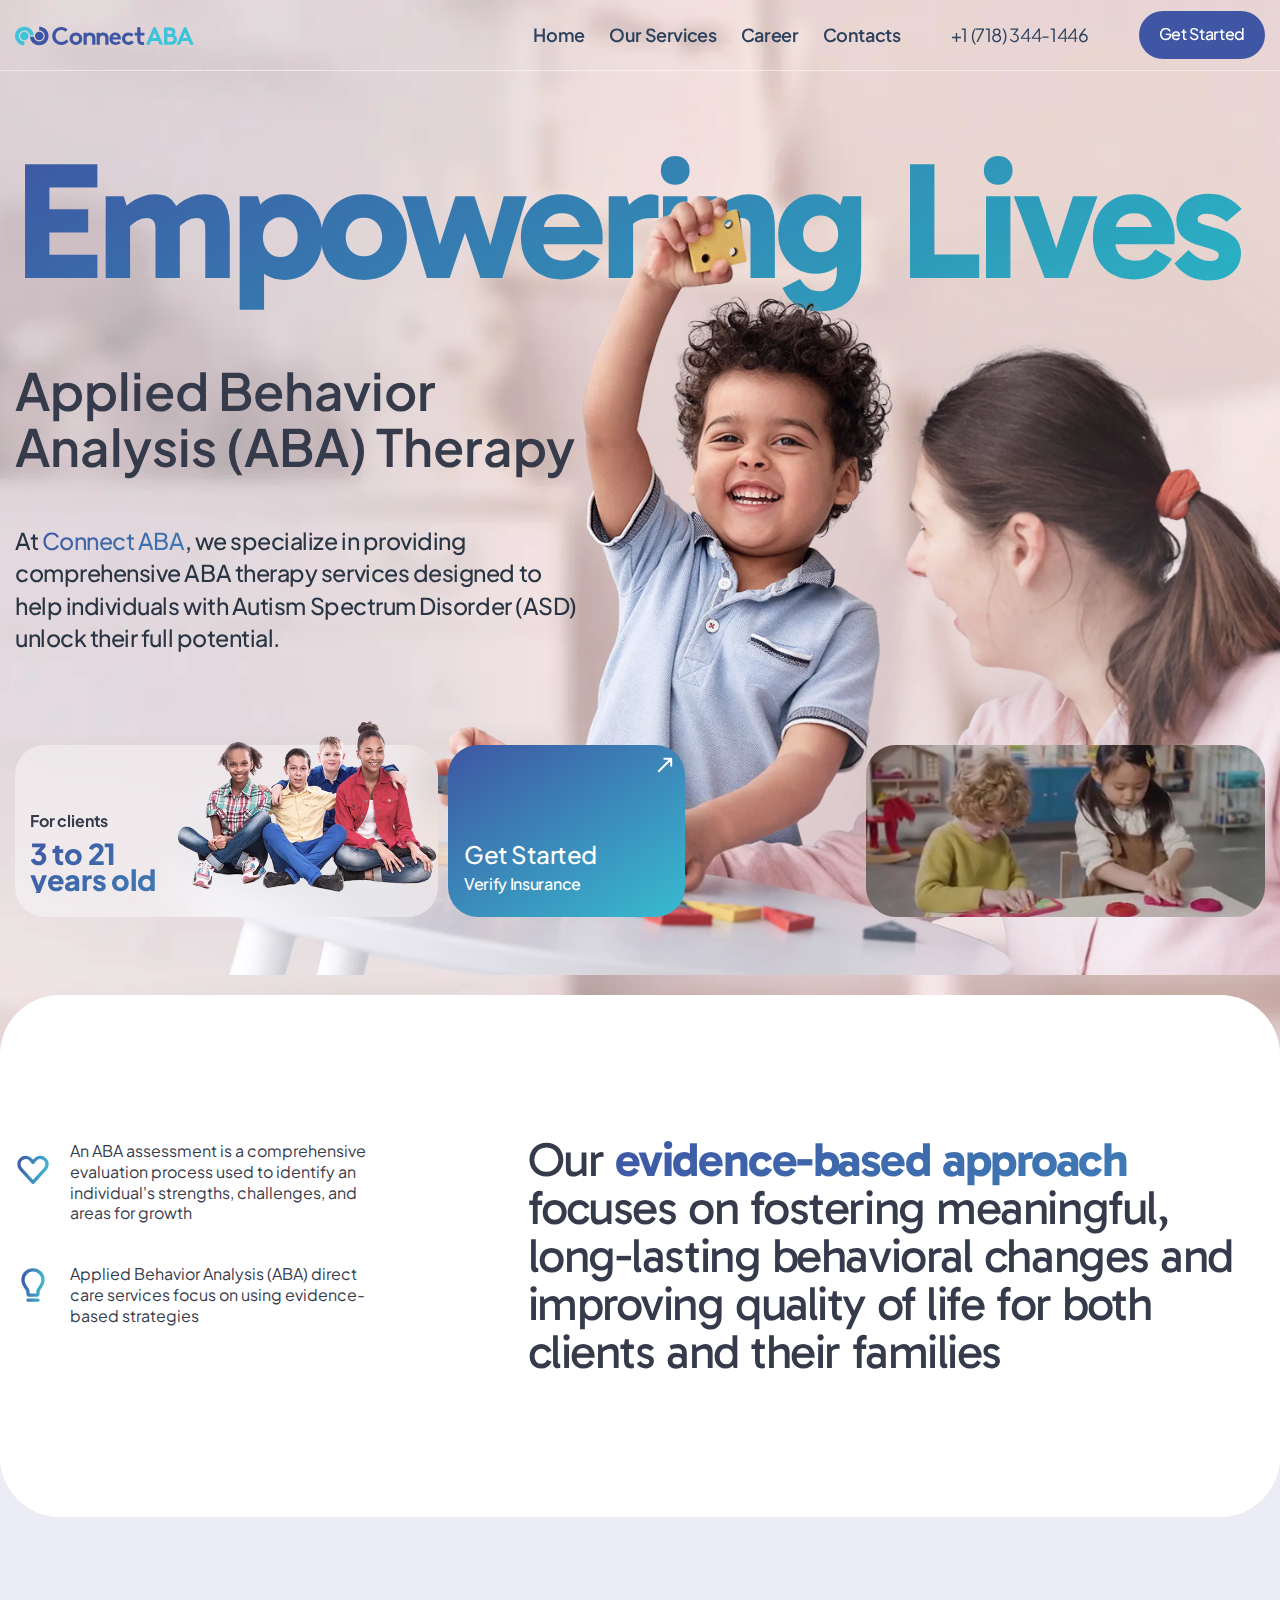
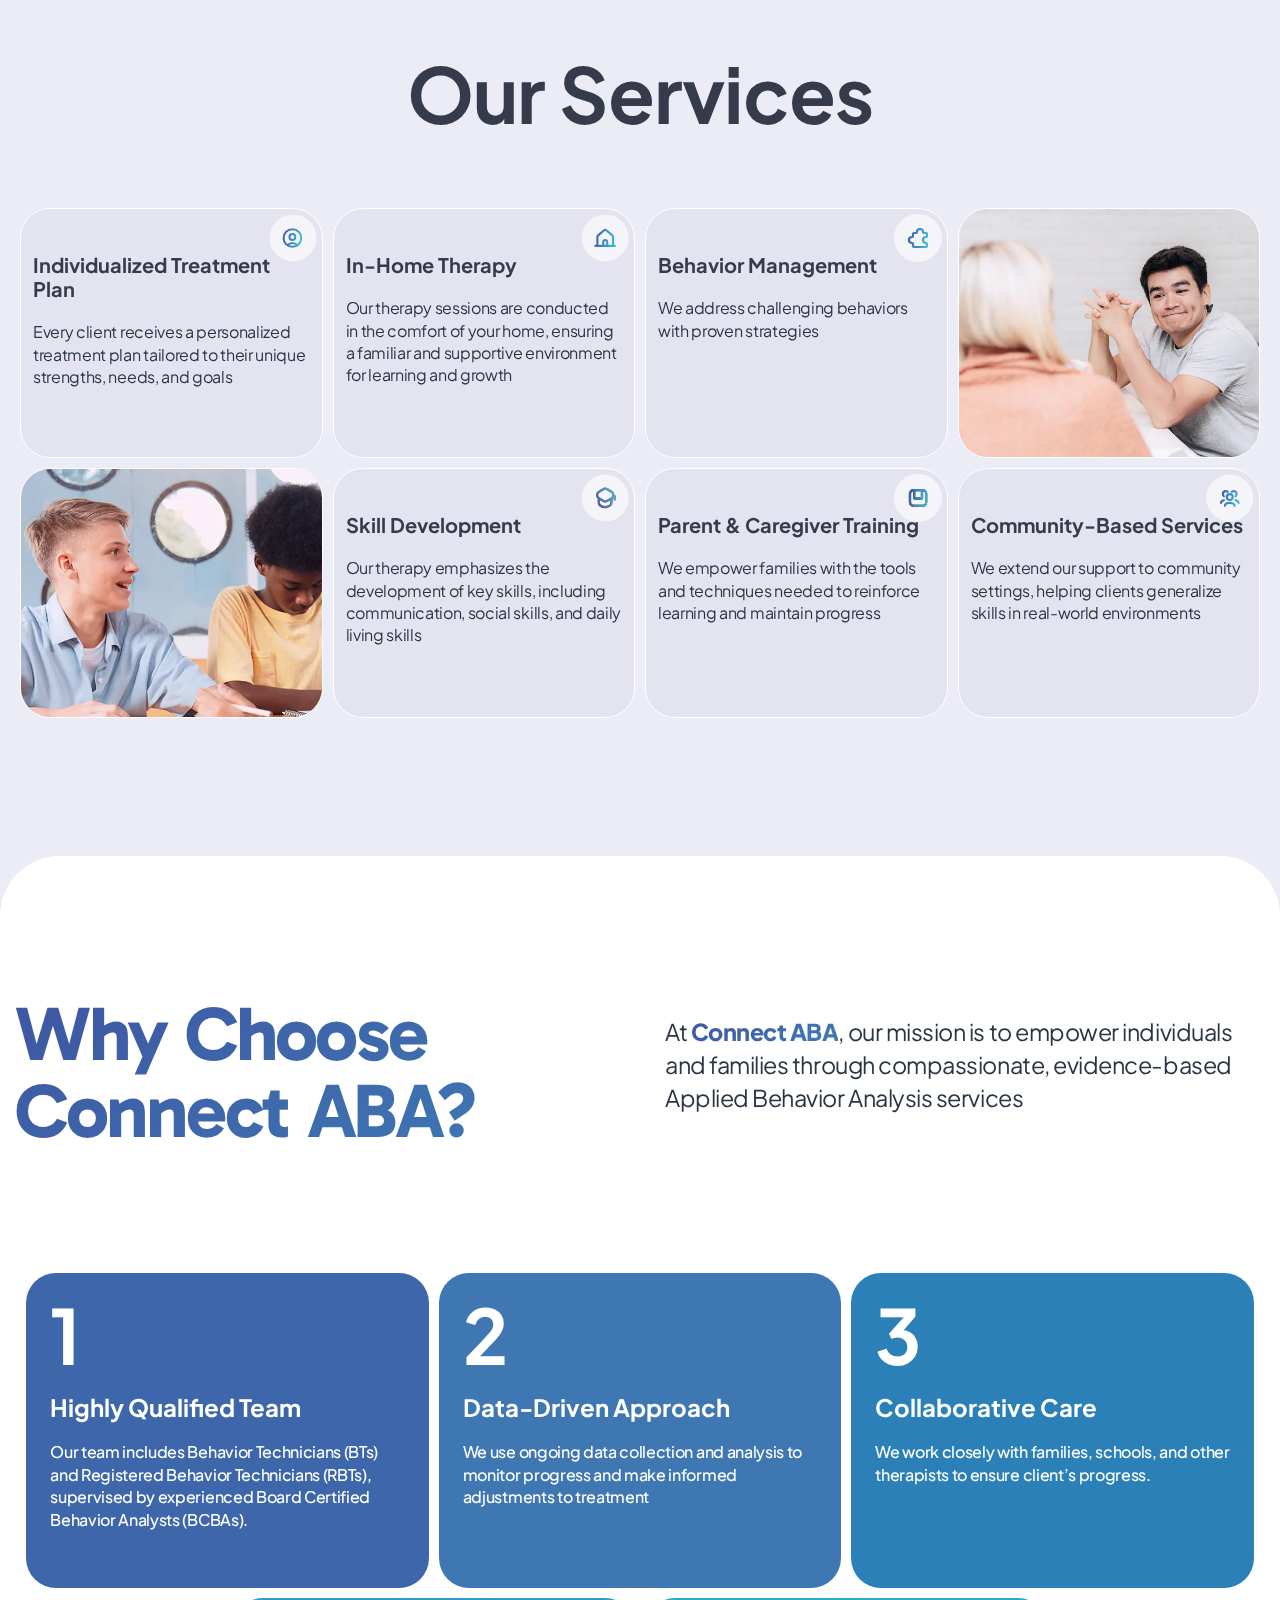
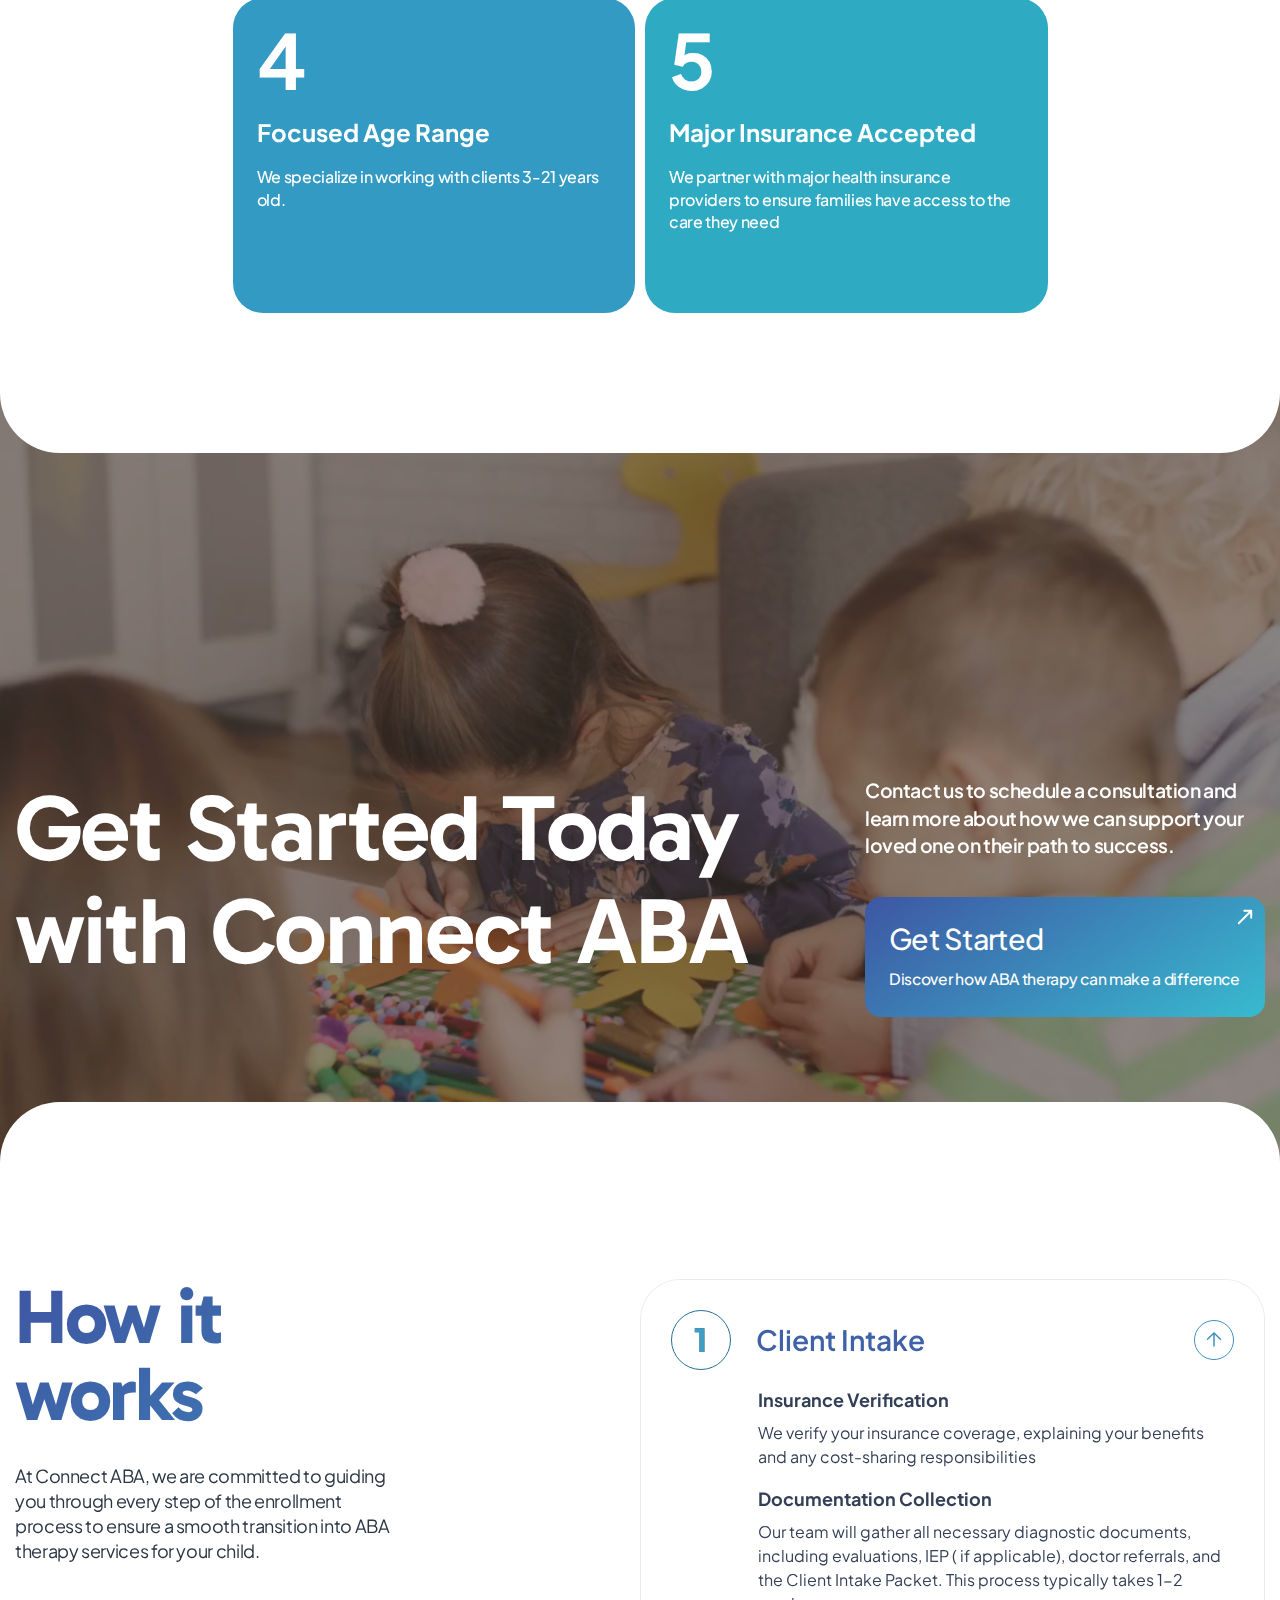
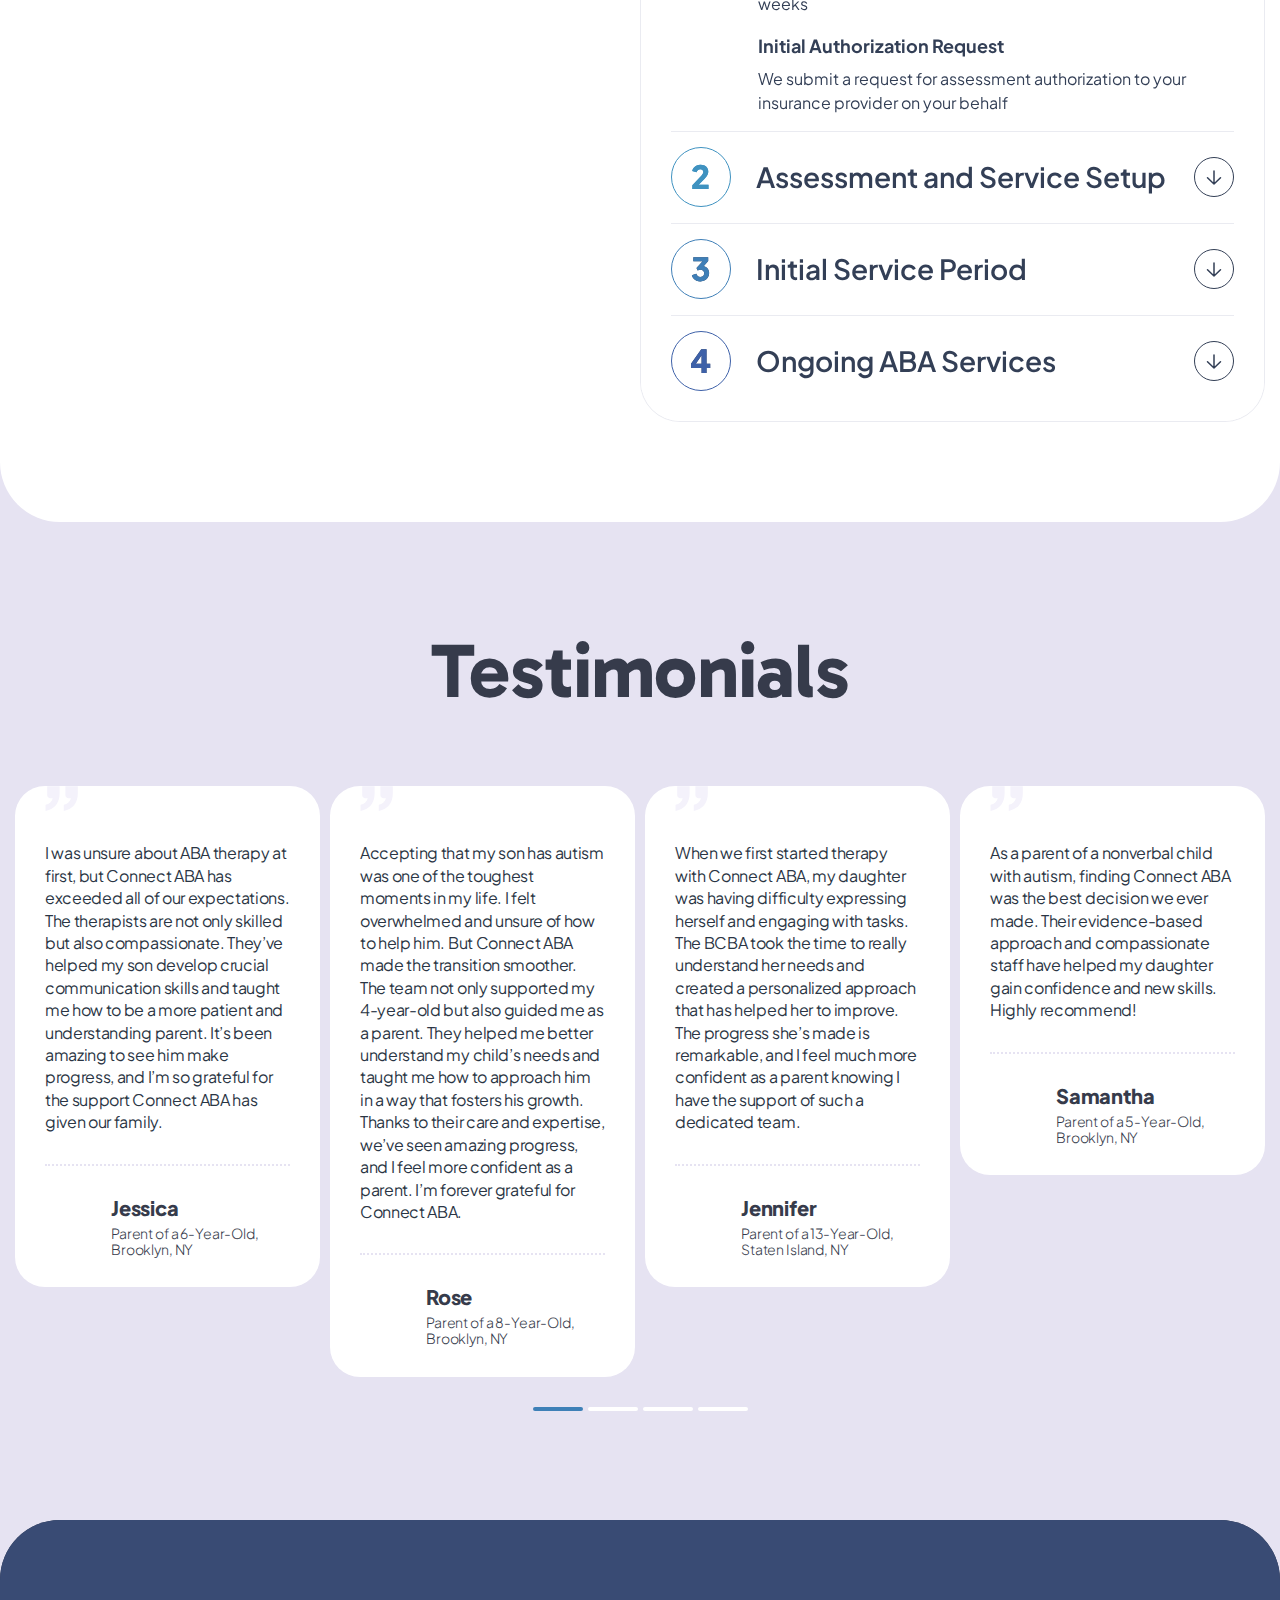
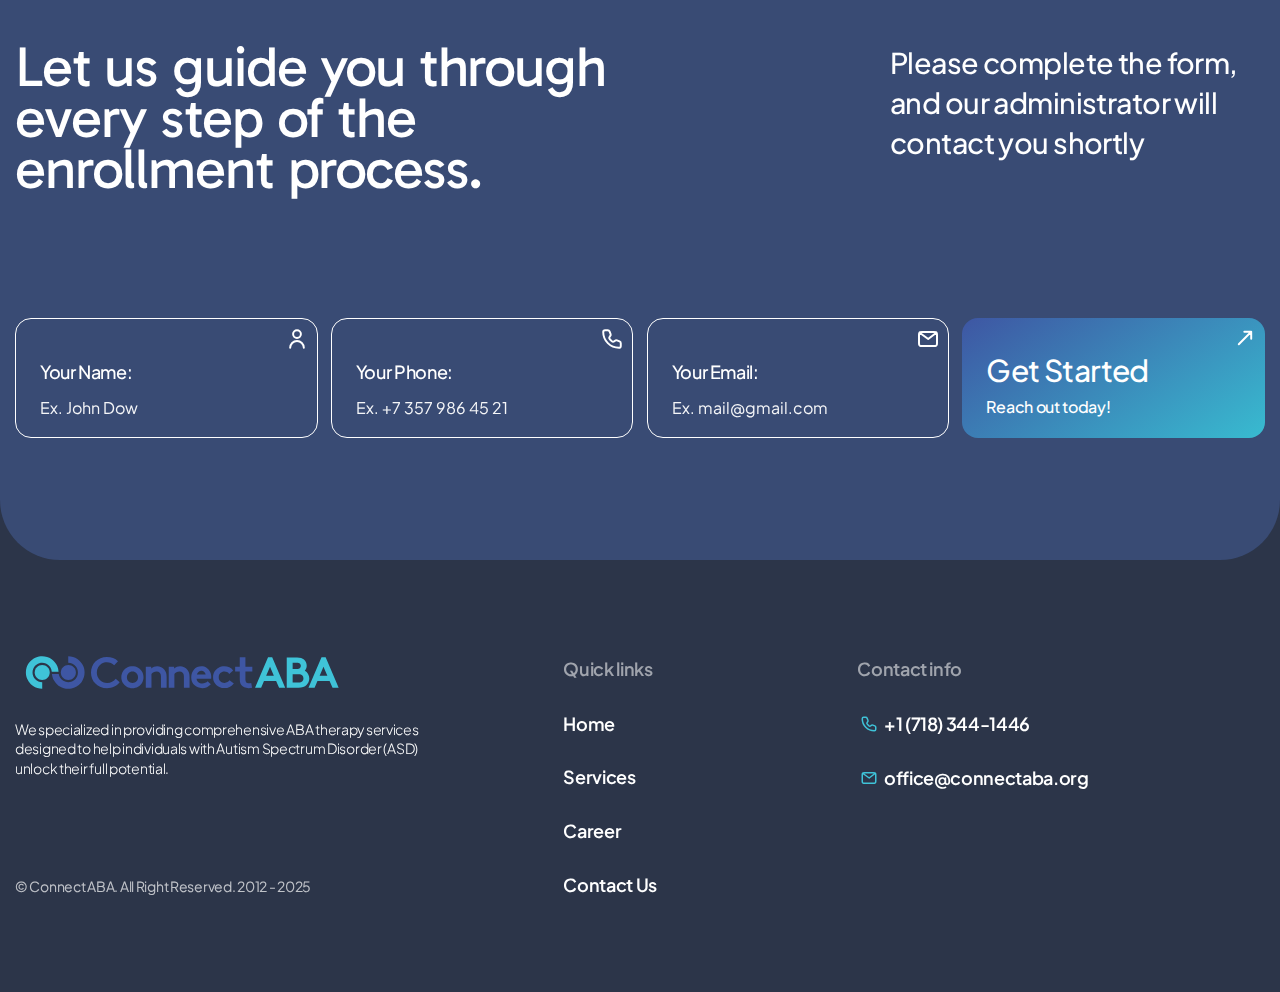
<file: index.html>
<!DOCTYPE html>
<html lang="en">

<head>
	<title>Home Page</title>
	<meta charset="UTF-8">
	<meta http-equiv="X-UA-Compatible" content="IE=edge">
	<meta name="format-detection" content="telephone=no">
	<link rel="stylesheet" href="css/style.min.css?_v=20250213101349">
	<link rel="shortcut icon" href="img/favicon.webp" type="image/x-icon">
	<link rel="icon" href="img/favicon.webp" type="image/x-icon">
	<meta name="robots" content="noindex, nofollow">
	<meta name="viewport" content="width=device-width, initial-scale=1.0, maximum-scale=1.5">

	<meta name="keywords" content="">
	<meta name="description" content="">
	<meta name="author" content="">
	<meta name="dcterms.dateCopyrighted" content="2025">
	<meta name="dcterms.rightsHolder" content="">
	<meta name="geo.placename" content="">
	<meta name="geo.region" content="en-us">
	<meta property="og:locale" content="en_US">
	<meta property="og:type" content="website">
	<meta name="twitter:card" content="summary">

</head>

<body>
	<div class="wrapper">
		<header data-scroll="50" class="header">
			<div class="header__container">
				<a href="index.html" style="width: 91px; height: 11px; display: block;" class="header__logo"><img src="img/logo.svg" alt="ConnectABA logo"></a>
				<div class="menu-header">
					<button type="button" class="menu-header__icon icon-menu" aria-label="Mobile menu button"><span></span></button>
					<nav class="menu-header__body">
						<a href="index.html" style="width: 191px; height: 20px; display: block;" class="logo-header-mobile"><img src="img/logo-white.svg" alt="ConnectABA logo"></a>
						<ul class="nav-menu">
							<li class="menu-item"><a href="index.html">Home</a></li>
							<li class="menu-item current-menu-item"><a href="our-services.html">Our Services</a></li>
							<li class="menu-item"><a href="career.html">Career</a></li>
							<li class="menu-item"><a href="contacts.html">Contacts</a></li>
						</ul>
						<a href="tel:+17183441446" class="menu-header__phone">+1 (718) 344-1446</a>
						<a href="#" data-popup="#popup" class="menu-header__button">Get Started</a>
						<a class="menu-header__mail" href="mailto:office@connectaba.org">office@connectaba.org</a>
						<div class="copyright-text">&#169; Connect ABA. All Right Reserved. 2012 - 2025</div>
					</nav>
				</div>
			</div>
		</header>
		<main class="page">


			<!-- SECTION hero -->
			<section class="hero main-page">

				<picture>
					<source media="(min-width: 320px) and (max-width: 1024px)" srcset="img/bg-mob-home-section-1.webp" />
					<img src="img/bg-pc-home-section-1.webp" class="bg-hero" alt="Section background">
				</picture>
				<picture>
					<source media="(min-width: 320px) and (max-width: 768px)" srcset="img/image-mob-home-section-1.webp" />
					<source media="(min-width: 769px) and (max-width: 1024px)" srcset="img/image-tablet-home-section-1.webp" />
					<img src="img/image-pc-home-section-1.webp" class="image-hero" alt="Joyful boy playing">
				</picture>

				<div class="hero__container">
					<div class="hero__content">
						<h1 class="hero__title gradient">
							Empowering Lives
						</h1>
						<h2 class="hero__subtitle">Applied Behavior Analysis (ABA) Therapy</h2>
						<div class="hero__description">
							At <span class="gradient-1">Connect ABA</span>, we specialize in providing comprehensive ABA therapy services designed to help individuals with Autism Spectrum Disorder (ASD) unlock their full potential.
						</div>

						<div class="hero-row">
							<div class="hero-row__col-1">
								<div class="col-1-text">
									<p class="line-1">For clients</p>
									<h3 class="line-2 gradient-1">3 to 21 years old</h3>
								</div>
								<picture>
									<source media="(min-width: 320px) and (max-width: 1024px)" srcset="img/image-2-mob-home-section-1.webp" />
									<img src="img/image-2-pc-home-section-1.webp" alt="Group of children">
								</picture>
							</div>
							<div class="hero-row__col-2">
								<div data-popup="#popup" class="get-started__item get-started__item--button no-border">
									<img src="img/icon-diagonal-arrow.svg" alt="Open popup icon">
									<button type="submit" class="button">
										<div class="button-text-1">Get Started</div>
										<div class="button-text-2">Verify Insurance</div>
									</button>
								</div>
							</div>
							<div class="hero-row__col-3">
								<!-- poster="img/1_pupil_toy.webp" -->
								<video class="started-video__bg-video" autoplay muted loop playsinline aria-label="Background video of children playing">
									<source src="img/1_1.mp4" type="video/mp4">
									<!-- <source src="img/1_2.webm" type="video/webm">
										<source src="img/1_3.mov" type="video/ogg"> -->
								</video>
							</div>
						</div>
					</div>

				</div>
			</section>
			<!-- End of SECTION hero -->


			<!-- SECTION only-text -->
			<section class="only-text">
				<div class="only-text__container">
					<div class="only-text__row">
						<div class="only-text__col-big">
							Our <span class="gradient-1">evidence-based approach</span> focuses on fostering meaningful, long-lasting behavioral changes and improving quality of life for both clients and their families
						</div>
						<div class="only-text__col-small">
							<ul>
								<li>
									<img src="img/icon-heart.svg" alt="Heart icon">
									<span>An ABA assessment is a comprehensive evaluation process used to identify an individual's strengths, challenges, and areas for growth</span>
								</li>
								<li>
									<img src="img/icon-bulb.svg" alt="ABA therapy icon">
									<span>Applied Behavior Analysis (ABA) direct care services focus on using evidence-based strategies</span>
								</li>
							</ul>
						</div>
					</div>
				</div>
			</section>
			<!-- End of SECTION only-text -->


			<!-- SECTION services -->
			<section class="services">
				<div class="services__container">
					<div class="services__title">
						Our Services
					</div>
					<div class="services__items">
						<div class="services__item services__item--1">
							<img src="img/icon-person.svg" alt="Person icon" class="services-icon">
							<div class="services__subtitle">
								Individualized Treatment Plan
							</div>
							<div class="services__text">
								Every client receives a personalized treatment plan tailored to their unique strengths, needs, and goals
							</div>
						</div>
						<div class="services__item services__item--2">
							<img src="img/icon-home.svg" alt="Home icon" class="services-icon">
							<div class="services__subtitle">
								In-Home Therapy
							</div>
							<div class="services__text">
								Our therapy sessions are conducted in the comfort of your home, ensuring a familiar and supportive environment for learning and growth
							</div>
						</div>
						<div class="services__item services__item--3">
							<img src="img/icon-management.svg" alt="Puzzle icon" class="services-icon">
							<div class="services__subtitle">
								Behavior Management
							</div>
							<div class="services__text">
								We address challenging behaviors with proven strategies
							</div>
						</div>
						<div class="services__item services__item--4">
							<picture>
								<source media="(min-width: 320px) and (max-width: 700px)" srcset="img/home-mob-01.webp" />
								<img src="img/home-pc-01.webp" class="services-bg" alt="Man listening" loading="lazy">
							</picture>
						</div>
						<div class="services__item services__item--5">
							<picture>
								<source media="(min-width: 320px) and (max-width: 600px)" srcset="img/home-mob-02.webp" />
								<img src="img/home-pc-02.webp" class="services-bg" alt="Guys listening" loading="lazy">
							</picture>
						</div>
						<div class="services__item services__item--6">
							<img src="img/icon-skill.svg" alt="Skill icon" class="services-icon">
							<div class="services__subtitle">
								Skill Development
							</div>
							<div class="services__text">
								Our therapy emphasizes the development of key skills, including communication, social skills, and daily living skills
							</div>
						</div>
						<div class="services__item services__item--7">
							<img src="img/icon-training.svg" alt="Training icon" class="services-icon">
							<div class="services__subtitle">
								Parent & Caregiver Training
							</div>
							<div class="services__text">
								We empower families with the tools and techniques needed to reinforce learning and maintain progress
							</div>
						</div>
						<div class="services__item services__item--8">
							<img src="img/icon-community.svg" alt="Community icon" class="services-icon">
							<div class="services__subtitle">
								Community-Based Services
							</div>
							<div class="services__text">
								We extend our support to community settings, helping clients generalize skills in real-world environments
							</div>
						</div>
					</div>
				</div>
			</section>
			<!-- End of SECTION services -->


			<!-- SECTION why -->
			<section class="why">
				<div class="why__container">
					<div class="why__row">
						<div class="why__title gradient-1">
							Why Choose Connect ABA?
						</div>
						<div class="why__description">
							At <span class="gradient-1">Connect ABA</span>, our mission is to empower individuals and families through compassionate, evidence-based Applied Behavior Analysis services
						</div>
					</div>
					<div class="why__items">
						<div class="why__item why__item--1">
							<div class="why__number">
								1
							</div>
							<div class="why__wrapper">
								<div class="why__subtitle">
									Highly Qualified Team
								</div>
								<div class="why__text">
									Our team includes Behavior Technicians (BTs) and Registered Behavior Technicians (RBTs), supervised by experienced Board Certified Behavior Analysts (BCBAs).
								</div>
							</div>
						</div>
						<div class="why__item why__item--2">
							<div class="why__number">
								2
							</div>
							<div class="why__wrapper">
								<div class="why__subtitle">
									Data-Driven Approach
								</div>
								<div class="why__text">
									We use ongoing data collection and analysis to monitor progress and make informed adjustments to treatment
								</div>
							</div>
						</div>
						<div class="why__item why__item--3">
							<div class="why__number">
								3
							</div>
							<div class="why__wrapper">
								<div class="why__subtitle">
									Collaborative Care
								</div>
								<div class="why__text">
									We work closely with families, schools, and other therapists to ensure client’s progress.
								</div>
							</div>
						</div>
						<div class="why__item why__item--4">
							<div class="why__number">
								4
							</div>
							<div class="why__wrapper">
								<div class="why__subtitle">
									Focused Age Range
								</div>
								<div class="why__text">
									We specialize in working with clients 3-21 years old.
								</div>
							</div>
						</div>
						<div class="why__item why__item--5">
							<div class="why__number">
								5
							</div>
							<div class="why__wrapper">
								<div class="why__subtitle">
									Major Insurance Accepted
								</div>
								<div class="why__text">
									We partner with major health insurance providers to ensure families have access to the care they need
								</div>
							</div>
						</div>
					</div>

				</div>
			</section>
			<!-- End of SECTION why -->


			<!-- SECTION started-video -->
			<section class="started-video">
				<video class="started-video__bg-video" autoplay muted loop playsinline aria-label="Background video of children drawing">
					<source src="img/2_1.mp4" type="video/mp4">
				</video>

				<div class="video-bg"></div>
				<div class="started-video__container">
					<div class="started-video__title">
						Get Started Today with Connect ABA
					</div>
					<div class="started-video__wrapper">
						<div class="started-video__description">
							Contact us to schedule a consultation and learn more about how we can support your loved one on their path to success.
						</div>
						<div class="get-started__item get-started__item--button no-border">
							<img src="img/icon-diagonal-arrow.svg" alt="Contact button icon">
							<button data-popup="#popup" class="button">
								<div class="button-text-1">Get Started</div>
								<div class="button-text-2">Discover how ABA therapy can make a difference</div>
							</button>
						</div>
					</div>
				</div>
			</section>
			<!-- End of SECTION started-video -->


			<!-- SECTION how -->
			<section class="how">
				<picture>
					<source media="(min-width: 320px) and (max-width: 768px)" srcset="img/image-mob-home-section-6.webp" />
					<source media="(min-width: 769px) and (max-width: 1024px)" srcset="img/image-tablet-home-section-6.webp" />
					<img src="img/image-pc-home-section-6.webp" class="how__bg" alt="Happy boy" loading="lazy">
				</picture>
				<div class="how__container">
					<div class="how__row">
						<div class="how__col">
							<div class="how__title gradient-1">
								How it works
							</div>
							<div class="how__description">
								At Connect ABA, we are committed to guiding you through every step of the enrollment process to ensure a smooth transition into ABA therapy services for your child.
							</div>
						</div>
						<div class="how__col">
							<!-- Spoilers: -->
							<div data-spollers data-one-spoller class="spollers">
								<details data-open class="spollers__item">
									<summary class="spollers__title">
										<img src="img/icon-faq-1.svg" alt="Number 1">
										Client Intake
									</summary>
									<div class="spollers__body">
										<div class="spollers__subtitle">
											Insurance Verification
										</div>
										<div class="spollers__text">
											We verify your insurance coverage, explaining your benefits and any cost-sharing responsibilities
										</div>
										<div class="spollers__subtitle">
											Documentation Collection
										</div>
										<div class="spollers__text">
											Our team will gather all necessary diagnostic documents, including evaluations, IEP ( if applicable), doctor referrals, and the Client Intake Packet. This process typically takes 1-2 weeks
										</div>
										<div class="spollers__subtitle">
											Initial Authorization Request
										</div>
										<div class="spollers__text">
											We submit a request for assessment authorization to your insurance provider on your behalf
										</div>
									</div>
								</details>

								<details class="spollers__item">
									<summary class="spollers__title">
										<img src="img/icon-faq-2.svg" alt="Number 2">
										Assessment and Service Setup
									</summary>
									<div class="spollers__body">
										<div class="spollers__subtitle">
											Availability Coordination
										</div>
										<div class="spollers__text">
											We work with you to understand your child’s needs and service schedule preferences.
										</div>
										<div class="spollers__subtitle">
											Assessment
										</div>
										<div class="spollers__text">
											A Board Certified Behavior Analyst (BCBA) will conduct your child’s assessment. This includes a discussion with you, direct observation, and the creation of a personalized treatment plan.
										</div>
										<div class="spollers__subtitle">
											Assessment Review
										</div>
										<div class="spollers__text">
											The treatment plan is reviewed and submitted to your insurance forapproval of ongoing services.
										</div>
										<div class="spollers__subtitle">
											Staffing
										</div>
										<div class="spollers__text">
											Using our matching process, we locate a skilled Behavior Technician (BT) or Registered Behavior Technician (RBT) in your area to support your child. This step typically takes about 2-3 weeks.
										</div>
									</div>
								</details>

								<details class="spollers__item">
									<summary class="spollers__title">
										<img src="img/icon-faq-3.svg" alt="Number 3">
										Initial Service Period
									</summary>
									<div class="spollers__body">
										<div class="spollers__subtitle">
											Service Coordination
										</div>
										<div class="spollers__text">
											Your BCBA and BT will coordinate schedules to begin therapysessions.
										</div>
										<div class="spollers__subtitle">
											Initial Check-Ins
										</div>
										<div class="spollers__text">
											We ensure the BT is pairing well with your child and that therapy sessions are proceeding smoothly.
										</div>
										<div class="spollers__subtitle">
											Ongoing Communication
										</div>
										<div class="spollers__text">
											During the first 4 weeks of services, we maintain consistentcheck-ins to monitor progress and address any concerns.
										</div>
									</div>
								</details>

								<details class="spollers__item">
									<summary class="spollers__title">
										<img src="img/icon-faq-4.svg" alt="Number 4">
										Ongoing ABA Services
									</summary>
									<div class="spollers__body">
										<div class="spollers__subtitle">
											Case Management
										</div>
										<div class="spollers__text">
											Once services are established, a hh Case Manager will oversee your child’s care.
										</div>
										<div class="spollers__subtitle">
											Service Consistency
										</div>
										<div class="spollers__text">
											We monitor therapy sessions for consistency and progress,addressing cancellations and making necessary adjustments.
										</div>
										<div class="spollers__subtitle">
											Reassessment & Reauthorization
										</div>
										<div class="spollers__text">
											Periodic reassessments are conducted ( typically every 6 months), and we manage the reauthorization process to ensure uninterrupted care.
										</div>
										<div class="spollers__subtitle">
											Insurance Support
										</div>
										<div class="spollers__text">
											If your insurance changes, we’ll help you navigate the process tomaintain services.
										</div>
									</div>
								</details>
							</div><!-- Spoilers end -->
						</div>
					</div>

				</div>
			</section>
			<!-- End of SECTION how -->


			<!-- SECTION testimonials -->
			<section class="testimonials">
				<div class="testimonials__container">
					<div class="testimonials__title">
						Testimonials
					</div>
					<!-- Slider wrapper -->
					<div class="testimonials__slider swiper">
						<!-- The moving part of the slider -->
						<div class="testimonials__wrapper swiper-wrapper">
							<!-- Slide -->
							<div class="testimonials__slide swiper-slide">
								<div class="review">
									<img src="img/icon-review.svg" class="review-decor" alt="Review icon">
									<div class="review__text">
										I was unsure about ABA therapy at first, but Connect ABA has exceeded all of our expectations. The therapists are not only skilled but also compassionate. They’ve helped my son develop crucial communication skills and taught me how to be a more patient and understanding parent. It’s been amazing to see him make progress, and I’m so grateful for the support Connect ABA has given our family.
									</div>
									<div class="review__footer">
										<img src="img/person-01.webp" alt="Jessica photo" loading="lazy">
										<div class="review__wrapper">
											<div class="review__name">
												Jessica
											</div>
											<div class="review__info">
												Parent of a 6-Year-Old,
												<br>Brooklyn, NY
											</div>
										</div>
									</div>
								</div>
							</div>

							<!-- Slide -->
							<div class="testimonials__slide swiper-slide">
								<div class="review">
									<img src="img/icon-review.svg" class="review-decor" alt="Review icon">
									<div class="review__text">
										Accepting that my son has autism was one of the toughest moments in my life. I felt overwhelmed and unsure of how to help him. But Connect ABA made the transition smoother. The team not only supported my 4-year-old but also guided me as a parent. They helped me better understand my child’s needs and taught me how to approach him in a way that fosters his growth. Thanks to their care and expertise, we’ve seen amazing progress, and I feel more confident as a parent. I’m forever grateful for Connect ABA.
									</div>
									<div class="review__footer">
										<img src="img/person-02.webp" alt="Rose photo" loading="lazy">
										<div class="review__wrapper">
											<div class="review__name">
												Rose
											</div>
											<div class="review__info">
												Parent of a 8-Year-Old,
												<br>Brooklyn, NY
											</div>
										</div>
									</div>
								</div>
							</div>

							<!-- Slide -->
							<div class="testimonials__slide swiper-slide">
								<div class="review">
									<img src="img/icon-review.svg" class="review-decor" alt="Review icon">
									<div class="review__text">
										When we first started therapy with Connect ABA, my daughter was having difficulty expressing herself and engaging with tasks. The BCBA took the time to really understand her needs and created a personalized approach that has helped her to improve. The progress she’s made is remarkable, and I feel much more confident as a parent knowing I have the support of such a dedicated team.
									</div>
									<div class="review__footer">
										<img src="img/person-03.webp" alt="Jennifer photo" loading="lazy">
										<div class="review__wrapper">
											<div class="review__name">
												Jennifer
											</div>
											<div class="review__info">
												Parent of a 13-Year-Old,
												<br>Staten Island, NY
											</div>
										</div>
									</div>
								</div>
							</div>

							<!-- Slide -->
							<div class="testimonials__slide swiper-slide">
								<div class="review">
									<img src="img/icon-review.svg" class="review-decor" alt="Review icon">
									<div class="review__text">
										As a parent of a nonverbal child with autism, finding Connect ABA was the best decision we ever made. Their evidence-based approach and compassionate staff have helped my daughter gain confidence and new skills. Highly recommend!
									</div>
									<div class="review__footer">
										<img src="img/person-04.webp" alt="Samantha photo" loading="lazy">
										<div class="review__wrapper">
											<div class="review__name">
												Samantha
											</div>
											<div class="review__info">
												Parent of a 5-Year-Old,
												<br>Brooklyn, NY
											</div>
										</div>
									</div>
								</div>
							</div>


						</div>

						<div class="swiper-pagination"></div>
					</div>
				</div>
			</section>
			<!-- End of SECTION testimonials -->


		</main>
		<footer class="footer">

			<!-- SECTION footer-blue -->
			<section class="footer-blue">
				<div class="footer-blue__container">
					<div class="footer-blue__texts">
						<h3 class="footer-blue__title">
							Let us guide you through every step of the enrollment process.
						</h3>
						<div class="footer-blue__description">
							Please complete the form, and our administrator will contact you shortly
						</div>
					</div>

					<form name="get-started" class="get-started" action="#" method="POST">
						<div class="get-started__items">
							<div class="get-started__item get-started__item--name">
								<img src="img/icon-user.svg" alt="Name form icon">
								<label for="get-started-name">Your Name:</label>
								<input type="text" id="get-started-name" name="get-started-name" placeholder="Ex. John Dow" class="input">
							</div>
							<div class="get-started__item get-started__item--phone">
								<img src="img/icon-phone.svg" alt="Phone form icon">
								<label for="get-started-phone">Your Phone:</label>
								<input type="text" id="get-started-phone" name="get-started-phone" placeholder="Ex. +7 357 986 45 21" class="input">
							</div>
							<div class="get-started__item get-started__item--email">
								<img src="img/icon-mail.svg" alt="Email form icon">
								<label for="get-started-email">Your Email:</label>
								<input type="text" id="get-started-email" name="get-started-email" placeholder="Ex. mail@gmail.com" class="input">
							</div>
							<div class="get-started__item get-started__item--button no-border">
								<img src="img/icon-diagonal-arrow.svg" alt="Submit button form icon">
								<button class="button">
									<div class="button-text-1">Get Started</div>
									<div class="button-text-2">Reach out today!</div>
								</button>
							</div>
						</div>
					</form>
				</div>
			</section>
			<!-- End of SECTION footer-blue -->


			<!-- SECTION footer-dark -->
			<section class="footer-dark">
				<div class="footer-dark__container">
					<div class="footer-dark__row-1">
						<div class="col col-1">
							<img src="img/logo.svg" class="footer-logo" alt="Website logo">
							<p>We specialized in providing comprehensive ABA therapy services designed to help individuals with Autism Spectrum Disorder (ASD) unlock their full potential.</p>
						</div>
						<div class="col col-2">
							<h3 class="footer-title">Quick links</h3>
							<nav>
								<ul>
									<li><a href="index.html">Home</a></li>
									<li><a href="our-services.html">Services</a></li>
									<li><a href="career.html">Career</a></li>
									<li><a href="contacts.html">Contact Us</a></li>
								</ul>
							</nav>
						</div>
						<div class="col">
							<h3 class="footer-title">Contact info</h3>
							<nav>
								<ul>
									<li>
										<a href="tel:+17183441446">
											<img src="img/icon-phone-blue.svg" alt="Phone icon">
											<span>+1 (718) 344-1446</span>
										</a>
									</li>
									<li>
										<a href="mailto:office@connectaba.org">
											<img src="img/icon-mail-blue.svg" alt="Email icon">
											<span>office@connectaba.org</span>
										</a>
									</li>
								</ul>
							</nav>
						</div>
					</div>
					<div class="footer-dark__row-2">
						&#169; Connect ABA. All Right Reserved. 2012 - 2025
					</div>
				</div>
			</section>
			<!-- End of SECTION footer-dark -->

		</footer>
	</div>
	<div id="popup" aria-hidden="true" class="popup">
		<div class="popup__wrapper">
			<div class="popup__content">
				<button data-close type="button" class="popup__close">
					<img src="img/icon-close-white.svg" alt="Close popup">
				</button>
				<div class="popup__text">
					<h2 class="popup-title">Get Started</h2>
					<h3 class="popup-description">Fill in the form and we will contact you shortly</h3>
					<form name="get-started" class="get-started" action="#" method="POST">
						<div class="get-started__items">
							<div class="get-started__item get-started__item--name">
								<img src="img/icon-user.svg" alt="Name form icon">
								<label for="name">Your Name:</label>
								<input type="text" id="name" name="name" placeholder="Ex. John Dow" class="input">
							</div>
							<div class="get-started__item get-started__item--phone">
								<img src="img/icon-phone.svg" alt="Phone form icon">
								<label for="phone">Your Phone:</label>
								<input type="text" id="phone" name="phone" placeholder="Ex. +7 357 986 45 21" class="input">
							</div>
							<div class="get-started__item get-started__item--email">
								<img src="img/icon-mail.svg" alt="Email form icon">
								<label for="email">Your Email:</label>
								<input type="text" id="email" name="email" placeholder="Ex. mail@gmail.com" class="input">
							</div>
							<div class="get-started__item get-started__item--button no-border">
								<img src="img/icon-diagonal-arrow.svg" alt="Submit button form icon">
								<button type="submit" class="button">
									<div class="button-text-1">Get Started</div>
									<div class="button-text-2">Reach out today!</div>
								</button>
							</div>
						</div>
					</form>
				</div>
			</div>
		</div>
	</div>







	<div id="rbt-bt" aria-hidden="true" class="popup popup-opportunities">
		<div class="popup__wrapper">
			<div class="popup__content">
				<button data-close type="button" class="popup__close">
					<img src="img/icon-close-blue.svg" alt="Close popup">
				</button>

				<div class="popup__top-content top-content">
					<img src="img/logo.svg" class="popup-logo" alt="Website logo">
					<div class="content-wrapper">
						<h2 class="top-content__title">
							Position RBT/BT
						</h2>
					</div>
					<div class="content-wrapper">
						<h3 class="top-content__subtitle">
							Position Overview
						</h3>
						<div class="top-content__text">
							We are seeking dedicated and qualified RBTs/BTs to join our growing team. The ideal candidate will work closely with clients and their families, implementing personalized treatment plans and contributing to meaningful outcomes.
						</div>
					</div>
					<div class="content-wrapper">
						<h3 class="top-content__subtitle">
							Key Responsibilities
						</h3>
						<div class="top-content__text">
							<ul>
								<li>Provide one-on-one ABA therapy to clients in various settings (home, daycare, community).</li>
								<li>Implement behavior intervention plans developed by the supervising BCBA.</li>
								<li>Collect and record data on client progress using agency tools/software.</li>
								<li>Communicate effectively with supervisors and families about client progress.</li>
								<li>Attend regular training sessions.</li>
							</ul>
						</div>
					</div>
					<div class="content-wrapper">
						<h3 class="top-content__subtitle">
							Qualifications
						</h3>
						<div class="top-content__text">
							<ul>
								<li>Competitive hourly/annual rates.</li>
								<li>Flexible scheduling options.</li>
								<li>Paid training and professional development opportunities.</li>
								<li>Pension Plan</li>
								<li>Paid sick hours</li>
							</ul>
						</div>
					</div>
					<div class="content-end">

					</div>
				</div>

				<div class="popup__text">
					<h2 class="popup-title">How to Apply</h2>
					<p class="popup-description">
						You can fill the form or submit a cover letter outlining your goals, along with your resume, to <a href="mailto:office@connectaba.org" aria-label="Send an email to office@connectaba.org">office@connectaba.org</a>. Use the subject line: <span>"RBT/BT Application – [Your Name]"</span>.
						<br>For inquiries, contact <a href="tel:+17183441446">+1 (718) 344-1446</a>.
					</p>
					<form name="get-started" class="get-started" action="#" method="POST">
						<div class="get-started__items">
							<div class="get-started__item get-started__item--name">
								<img src="img/icon-user.svg" alt="Name form icon">
								<label for="apply-form-name">Your Name:</label>
								<input type="text" id="apply-form-name" name="apply-form-name" placeholder="Ex. John Dow" class="input">
							</div>
							<div class="get-started__item get-started__item--email">
								<img src="img/icon-mail.svg" alt="Email form icon">
								<label for="apply-form-email">Your Email:</label>
								<input type="text" id="apply-form-email" name="apply-form-email" placeholder="Ex. mail@gmail.com" class="input">
							</div>
							<div class="get-started__item get-started__item--phone">
								<img src="img/icon-phone.svg" alt="Phone form icon">
								<label for="apply-form-phone">Your Phone:</label>
								<input type="text" id="apply-form-phone" name="apply-form-phone" placeholder="Ex. +7 357 986 45 21" class="input">
							</div>
							<div class="get-started__item get-started__item--resume">
								<img src="img/icon-resume.svg" alt="Resume form icon">
								<label for="apply-form-resume">Your Resume:</label>
								<div class="input-file">
									<div class="input-wrapper">
										<input type="file" name="apply-form-resume" id="apply-form-resume" accept=".pdf, .doc, .docx" style="display: none;">
										<span id="file-name-1">Attach file (PDF, doc, docx)</span>
										<label for="apply-form-resume" class="custom-button">Browse files</label>
									</div>
								</div>
							</div>
							<div class="get-started__item get-started__item--cover-letter">
								<label for="apply-form-cover-letter">Cover letter:</label>
								<textarea name="apply-form-cover-letter" id="apply-form-cover-letter" cols="30" rows="5" placeholder="Describe your problem as detailed as possible"></textarea>
							</div>
							<div class="get-started__item get-started__item--button no-border">
								<img src="img/icon-diagonal-arrow.svg" alt="Submit button form icon">
								<button type="submit" class="button">
									<div class="button-text-1">Apply</div>
									<div class="button-text-2">Let’s work together</div>
								</button>
							</div>
						</div>
					</form>
				</div>
			</div>
		</div>
	</div>















	<div id="bcba-lba" aria-hidden="true" class="popup popup-opportunities">
		<div class="popup__wrapper">
			<div class="popup__content">
				<button data-close type="button" class="popup__close">
					<img src="img/icon-close-blue.svg" alt="Popup close icon">
				</button>

				<div class="popup__top-content top-content">
					<img src="img/logo.svg" class="popup-logo" alt="Website logo">
					<div class="content-wrapper">
						<h2 class="top-content__title">
							Position BCBA/LBA
						</h2>
					</div>
					<div class="content-wrapper">
						<h3 class="top-content__subtitle">
							Position Overview
						</h3>
						<div class="top-content__text">
							We are seeking dedicated and qualified LBAs/BCBAs to join our growing team. The ideal candidatewill oversee client programs, supervise RBTs/BTs, and ensure clinical excellence in service delivery.
						</div>
					</div>
					<div class="content-wrapper">
						<h3 class="top-content__subtitle">
							Qualifications
						</h3>
						<div class="top-content__text">
							<ul>
								<li>Current BCBA certification and New York State licensure as an LBA.</li>
								<li>Candidates with an LBA (Graduate Permit) are also welcome to apply.</li>
							</ul>
						</div>
					</div>
					<div class="content-wrapper">
						<h3 class="top-content__subtitle">
							Benefits
						</h3>
						<div class="top-content__text">
							<ul>
								<li>Competitive hourly/annual rates.</li>
								<li>Flexible scheduling options.</li>
								<li>Paid training and professional development opportunities.</li>
								<li>Pension plan</li>
								<li>Paid sick hours</li>
							</ul>
						</div>
					</div>
					<div class="content-end">

					</div>
				</div>

				<div class="popup__text">
					<h2 class="popup-title">How to Apply</h2>
					<p class="popup-description">
						You can fill the form or submit a cover letter outlining your goals, along with your resume, to <a href="mailto:office@connectaba.org" aria-label="Send an email to office@connectaba.org">office@connectaba.org</a>. Use the subject line: <span>"RBT/BT Application – [Your Name]"</span>.
						<br>For inquiries, contact <a href="tel:+17183441446">+1 (718) 344-1446</a>.
					</p>
					<form name="get-started" class="get-started" action="#" method="POST">
						<div class="get-started__items">
							<div class="get-started__item get-started__item--name">
								<img src="img/icon-user.svg" alt="Name form icon">
								<label for="bcba-lba-form-name">Your Name:</label>
								<input type="text" id="bcba-lba-form-name" name="bcba-lba-form-name" placeholder="Ex. John Dow" class="input">
							</div>
							<div class="get-started__item get-started__item--email">
								<img src="img/icon-mail.svg" alt="Email form icon">
								<label for="bcba-lba-form-email">Your Email:</label>
								<input type="text" id="bcba-lba-form-email" name="bcba-lba-form-email" placeholder="Ex. mail@gmail.com" class="input">
							</div>
							<div class="get-started__item get-started__item--phone">
								<img src="img/icon-phone.svg" alt="Phone form icon">
								<label for="bcba-lba-form-phone">Your Phone:</label>
								<input type="text" id="bcba-lba-form-phone" name="bcba-lba-form-phone" placeholder="Ex. +7 357 986 45 21" class="input">
							</div>
							<div class="get-started__item get-started__item--resume">
								<img src="img/icon-resume.svg" alt="Resume form icon">
								<label for="bcba-lba-form-resume">Your Resume:</label>
								<div class="input-file">
									<div class="input-wrapper">
										<input type="file" name="bcba-lba-form-resume" id="bcba-lba-form-resume" accept=".pdf, .doc, .docx" style="display: none;">
										<span id="file-name-2">Attach file (PDF, doc, docx)</span>
										<label for="bcba-lba-form-resume" class="custom-button">Browse files</label>
									</div>
								</div>
							</div>
							<div class="get-started__item get-started__item--cover-letter">
								<label for="bcba-lba-form-cover-letter">Cover letter:</label>
								<textarea name="bcba-lba-form-cover-letter" id="bcba-lba-form-cover-letter" cols="30" rows="5" placeholder="Describe your problem as detailed as possible"></textarea>
							</div>
							<div class="get-started__item get-started__item--button no-border">
								<img src="img/icon-diagonal-arrow.svg" alt="Submit button form icon">
								<button type="submit" class="button">
									<div class="button-text-1">Apply</div>
									<div class="button-text-2">Let’s work together</div>
								</button>
							</div>
						</div>
					</form>
				</div>
			</div>
		</div>
	</div>

















	<div id="fieldwork-opportunity" aria-hidden="true" class="popup popup-opportunities">
		<div class="popup__wrapper">
			<div class="popup__content">
				<button data-close type="button" class="popup__close">
					<img src="img/icon-close-blue.svg" alt="Close popup icon">
				</button>

				<div class="popup__top-content top-content">
					<img src="img/logo.svg" class="popup-logo" alt="Website logo">
					<div class="content-wrapper">
						<h2 class="top-content__title">
							Fieldwork opportunity
						</h2>
					</div>
					<div class="content-wrapper">
						<h3 class="top-content__subtitle">
							Fieldwork opportunity for BCBA certification and LBA license
						</h3>
						<div class="top-content__text">
							Connect ABA offers a comprehensive field experience opportunity for those pursuing BCBA certification and LBA licensure in New York State. Our program is designed to meet the requirements set forth by the Behavior Analyst Certification Board (BACB) and the New York State Office of Professions. As a team member, you’ll gain valuable hands-on experience delivering Applied Behavior Analysis (ABA) services, guided by experienced L-BCBAs.
						</div>
					</div>
					<div class="content-wrapper">
						<h3 class="top-content__subtitle">
							Program Highlights
						</h3>
						<div class="top-content__text">
							<ul>
								<li>Work under the direct supervision of experienced L-BCBAs.</li>
								<li>Tailored schedules to meet the needs of students and working professionals.</li>
								<li>Gain exposure to a variety of cases, including different age groups and developmental challenges.</li>
								<li>Enhance skills in conducting assessments, designing intervention plans, and monitoring client progress.</li>
								<li>Receive training on adhering to the BACB’s ethical standards and best practices.</li>
							</ul>
						</div>
					</div>
					<div class="content-wrapper">
						<h3 class="top-content__subtitle">
							Qualifications
						</h3>
						<div class="top-content__text">
							<ul>
								<li>Competitive hourly/annual rates.</li>
								<li>Flexible scheduling options.</li>
								<li>Paid training and professional development opportunities.</li>
								<li>Pension Plan</li>
								<li>Paid sick hours</li>
							</ul>
						</div>
					</div>
					<div class="content-end">

					</div>
				</div>

				<div class="popup__text">
					<h2 class="popup-title">How to Apply</h2>
					<p class="popup-description">
						You can fill the form or submit a cover letter outlining your goals, along with your resume, to <a href="mailto:office@connectaba.org" aria-label="Send an email to office@connectaba.org">office@connectaba.org</a>. Use the subject line: <span>"RBT/BT Application – [Your Name]"</span>.
						<br>For inquiries, contact <a href="tel:+17183441446">+1 (718) 344-1446</a>.
					</p>
					<form name="get-started" class="get-started" action="#" method="POST">
						<div class="get-started__items">
							<div class="get-started__item get-started__item--name">
								<img src="img/icon-user.svg" alt="Name form icon">
								<label for="opportunity-form-name">Your Name:</label>
								<input type="text" id="opportunity-form-name" name="opportunity-form-name" placeholder="Ex. John Dow" class="input">
							</div>
							<div class="get-started__item get-started__item--email">
								<img src="img/icon-mail.svg" alt="Email form icon">
								<label for="opportunity-form-email">Your Email:</label>
								<input type="text" id="opportunity-form-email" name="opportunity-form-email" placeholder="Ex. mail@gmail.com" class="input">
							</div>
							<div class="get-started__item get-started__item--phone">
								<img src="img/icon-phone.svg" alt="Phone form icon">
								<label for="opportunity-form-phone">Your Phone:</label>
								<input type="text" id="opportunity-form-phone" name="opportunity-form-phone" placeholder="Ex. +7 357 986 45 21" class="input">
							</div>
							<div class="get-started__item get-started__item--resume">
								<img src="img/icon-resume.svg" alt="Resume form icon">
								<label for="opportunity-form-resume">Your Resume:</label>
								<div class="input-file">
									<div class="input-wrapper">
										<input type="file" name="opportunity-form-resume" id="opportunity-form-resume" accept=".pdf, .doc, .docx" style="display: none;">
										<span id="file-name-3">Attach file (PDF, doc, docx)</span>
										<label for="opportunity-form-resume" class="custom-button">Browse files</label>
									</div>
								</div>
							</div>
							<div class="get-started__item get-started__item--cover-letter">
								<label for="opportunity-form-cover-letter">Cover letter:</label>
								<textarea name="opportunity-form-cover-letter" id="opportunity-form-cover-letter" cols="30" rows="5" placeholder="Describe your problem as detailed as possible"></textarea>
							</div>
							<div class="get-started__item get-started__item--button no-border">
								<img src="img/icon-diagonal-arrow.svg" alt="Submit button form icon">
								<button type="submit" class="button">
									<div class="button-text-1">Apply</div>
									<div class="button-text-2">Let’s work together</div>
								</button>
							</div>
						</div>
					</form>
				</div>
			</div>
		</div>
	</div>
	<script src="js/app.min.js?_v=20250213101349"></script>
</body>

</html>
</file>
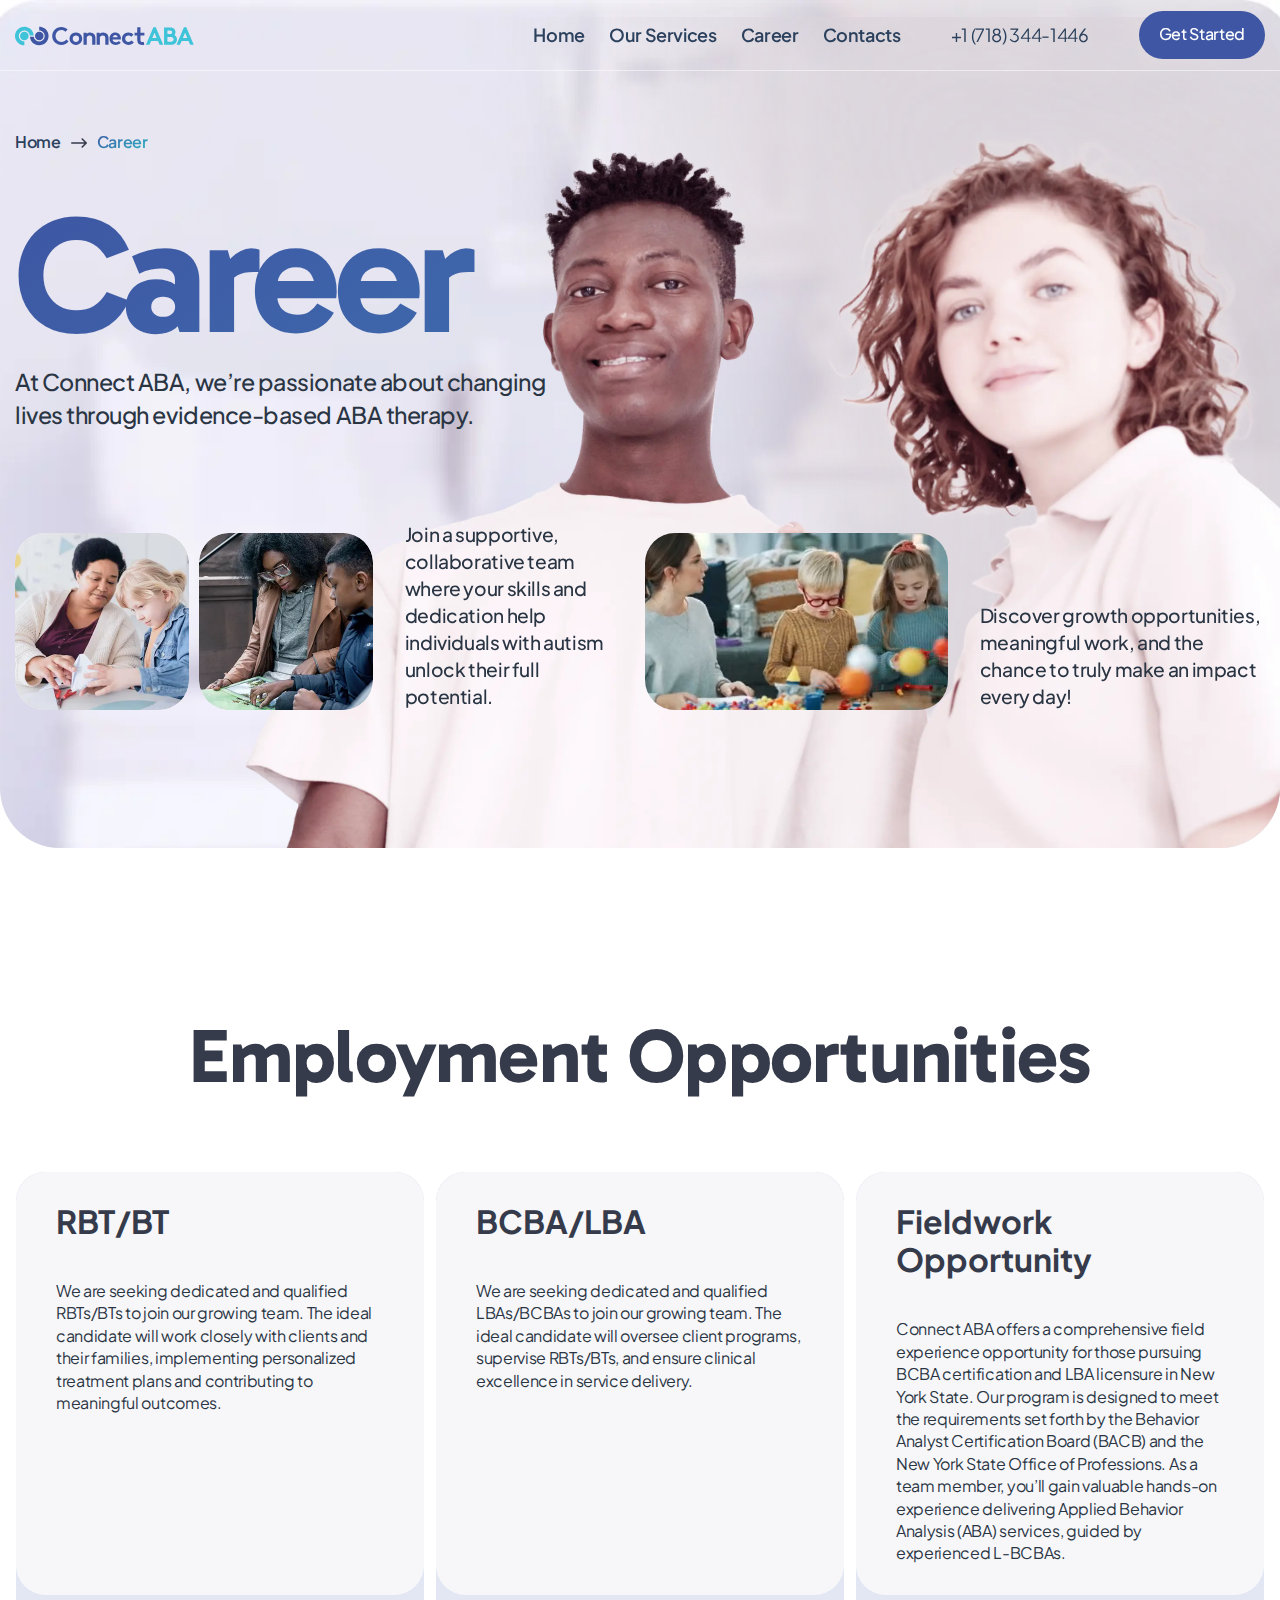
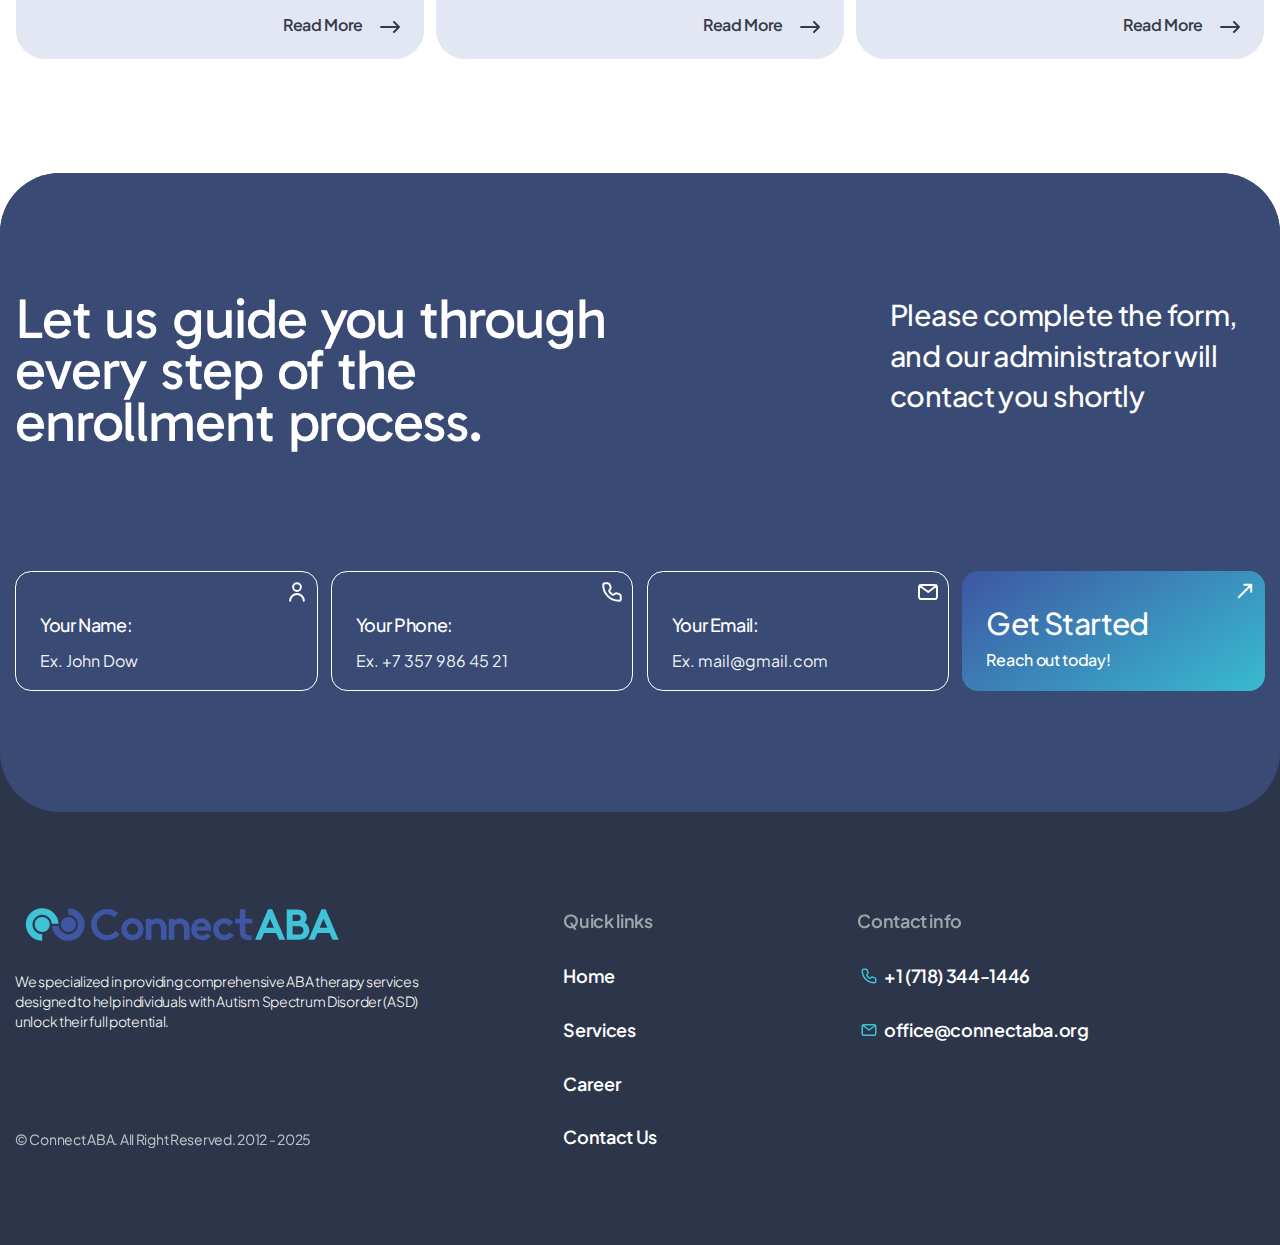
<file: career.html>
<!DOCTYPE html>
<html lang="en">

<head>
	<title>Career</title>
	<meta charset="UTF-8">
	<meta http-equiv="X-UA-Compatible" content="IE=edge">
	<meta name="format-detection" content="telephone=no">
	<link rel="stylesheet" href="css/style.min.css?_v=20250213101349">
	<link rel="shortcut icon" href="img/favicon.webp" type="image/x-icon">
	<link rel="icon" href="img/favicon.webp" type="image/x-icon">
	<meta name="robots" content="noindex, nofollow">
	<meta name="viewport" content="width=device-width, initial-scale=1.0, maximum-scale=1.5">

	<meta name="keywords" content="">
	<meta name="description" content="">
	<meta name="author" content="">
	<meta name="dcterms.dateCopyrighted" content="2025">
	<meta name="dcterms.rightsHolder" content="">
	<meta name="geo.placename" content="">
	<meta name="geo.region" content="en-us">
	<meta property="og:locale" content="en_US">
	<meta property="og:type" content="website">
	<meta name="twitter:card" content="summary">

</head>

<body>
	<div class="wrapper">
		<header data-scroll="50" class="header">
			<div class="header__container">
				<a href="index.html" style="width: 91px; height: 11px; display: block;" class="header__logo"><img src="img/logo.svg" alt="ConnectABA logo"></a>
				<div class="menu-header">
					<button type="button" class="menu-header__icon icon-menu" aria-label="Mobile menu button"><span></span></button>
					<nav class="menu-header__body">
						<a href="index.html" style="width: 191px; height: 20px; display: block;" class="logo-header-mobile"><img src="img/logo-white.svg" alt="ConnectABA logo"></a>
						<ul class="nav-menu">
							<li class="menu-item"><a href="index.html">Home</a></li>
							<li class="menu-item current-menu-item"><a href="our-services.html">Our Services</a></li>
							<li class="menu-item"><a href="career.html">Career</a></li>
							<li class="menu-item"><a href="contacts.html">Contacts</a></li>
						</ul>
						<a href="tel:+17183441446" class="menu-header__phone">+1 (718) 344-1446</a>
						<a href="#" data-popup="#popup" class="menu-header__button">Get Started</a>
						<a class="menu-header__mail" href="mailto:office@connectaba.org">office@connectaba.org</a>
						<div class="copyright-text">&#169; Connect ABA. All Right Reserved. 2012 - 2025</div>
					</nav>
				</div>
			</div>
		</header>
		<main class="page">


			<!-- SECTION hero -->
			<section class="hero career">

				<picture>
					<source media="(min-width: 320px) and (max-width: 1024px)" srcset="img/bg-mob-career-section-1.webp" />
					<img src="img/bg-pc-career-section-1.webp" class="bg-hero" alt="Section background">
				</picture>
				<picture>
					<source media="(min-width: 320px) and (max-width: 768px)" srcset="img/image-mob-career-section-1.webp" />
					<img src="img/image-pc-career-section-1.webp" class="image-hero" alt="Smiling couple">
				</picture>

				<div class="hero__container">

					<div class="breadcrumps">
						<a href="index.html">Home</a>
						<img src="img/icon-arrow-right.svg" alt="Right arrow icon">
						<span class="gradient">Career</span>
					</div>

					<div class="hero__content">
						<h1 class="hero__title gradient-1">
							Career
						</h1>
						<div class="hero__description">
							At Connect ABA, we’re passionate about changing lives through evidence-based ABA therapy.
						</div>

						<div class="career-row">
							<div class="career-row__col career-row__col--1">
								<picture>
									<source media="(min-width: 320px) and (max-width: 1200px)" srcset="img/career-mob-01.webp" />
									<img src="img/career-pc-01.webp" alt="Teacher helping girl">
								</picture>
								<picture>
									<source media="(min-width: 320px) and (max-width: 1200px)" srcset="img/career-mob-02.webp" />
									<img src="img/career-pc-02.webp" alt="Teacher helping boy">
								</picture>
								<div class="career-row__text career-row__text--1">
									Join a supportive, collaborative team where your skills and dedication help individuals with autism unlock their full potential.
								</div>
							</div>
							<div class="career-row__col career-row__col--2">
								<div class="career-row__text career-row__text--2">
									Discover growth opportunities, meaningful work, and the chance to truly make an impact every day!
								</div>
								<div class="video-button">
									<video class="started-video__bg-video" autoplay muted loop playsinline aria-label="The process of assembling a puzzle">
										<source src="img/4_1.mp4" type="video/mp4">
									</video>
								</div>
							</div>
						</div>
					</div>

				</div>
			</section>
			<!-- End of SECTION hero -->


			<!-- SECTION opportunities -->
			<section class="opportunities">
				<div class="opportunities__container">

					<h2 class="opportunities__title">
						Employment Opportunities
					</h2>
					<div class="items">
						<div class="item">
							<div class="item__content">
								<div class="item__title">
									RBT/BT
								</div>
								<div class="item__text">
									We are seeking dedicated and qualified RBTs/BTs to join our growing team. The ideal candidate will work closely with clients and their families, implementing personalized treatment plans and contributing to meaningful outcomes.
								</div>
							</div>
							<div class="item__bottom">
								<a href="#" data-popup="#rbt-bt" class="item__link">Read More</a>
							</div>
						</div>

						<div class="item">
							<div class="item__content">
								<div class="item__title">
									BCBA/LBA
								</div>
								<div class="item__text">
									We are seeking dedicated and qualified LBAs/BCBAs to join our growing team. The ideal candidate will oversee client programs, supervise RBTs/BTs, and ensure clinical excellence in service delivery.
								</div>
							</div>
							<div class="item__bottom">
								<a href="#" data-popup="#bcba-lba" class="item__link">Read More</a>
							</div>
						</div>

						<div class="item">
							<div class="item__content">
								<div class="item__title">
									Fieldwork Opportunity
								</div>
								<div class="item__text">
									Connect ABA offers a comprehensive field experience opportunity for those pursuing BCBA certification and LBA licensure in New York State. Our program is designed to meet the requirements set forth by the Behavior Analyst Certification Board (BACB) and the New York State Office of Professions. As a team member, you’ll gain valuable hands-on experience delivering Applied Behavior Analysis (ABA) services, guided by experienced L-BCBAs.
								</div>
							</div>
							<div class="item__bottom">
								<a href="#" data-popup="#fieldwork-opportunity" class="item__link">Read More</a>
							</div>
						</div>
					</div>
				</div>
			</section>
			<!-- End of SECTION opportunities -->

		</main>
		<footer class="footer">

			<!-- SECTION footer-blue -->
			<section class="footer-blue">
				<div class="footer-blue__container">
					<div class="footer-blue__texts">
						<h3 class="footer-blue__title">
							Let us guide you through every step of the enrollment process.
						</h3>
						<div class="footer-blue__description">
							Please complete the form, and our administrator will contact you shortly
						</div>
					</div>

					<form name="get-started" class="get-started" action="#" method="POST">
						<div class="get-started__items">
							<div class="get-started__item get-started__item--name">
								<img src="img/icon-user.svg" alt="Name form icon">
								<label for="get-started-name">Your Name:</label>
								<input type="text" id="get-started-name" name="get-started-name" placeholder="Ex. John Dow" class="input">
							</div>
							<div class="get-started__item get-started__item--phone">
								<img src="img/icon-phone.svg" alt="Phone form icon">
								<label for="get-started-phone">Your Phone:</label>
								<input type="text" id="get-started-phone" name="get-started-phone" placeholder="Ex. +7 357 986 45 21" class="input">
							</div>
							<div class="get-started__item get-started__item--email">
								<img src="img/icon-mail.svg" alt="Email form icon">
								<label for="get-started-email">Your Email:</label>
								<input type="text" id="get-started-email" name="get-started-email" placeholder="Ex. mail@gmail.com" class="input">
							</div>
							<div class="get-started__item get-started__item--button no-border">
								<img src="img/icon-diagonal-arrow.svg" alt="Submit button form icon">
								<button class="button">
									<div class="button-text-1">Get Started</div>
									<div class="button-text-2">Reach out today!</div>
								</button>
							</div>
						</div>
					</form>
				</div>
			</section>
			<!-- End of SECTION footer-blue -->


			<!-- SECTION footer-dark -->
			<section class="footer-dark">
				<div class="footer-dark__container">
					<div class="footer-dark__row-1">
						<div class="col col-1">
							<img src="img/logo.svg" class="footer-logo" alt="Website logo">
							<p>We specialized in providing comprehensive ABA therapy services designed to help individuals with Autism Spectrum Disorder (ASD) unlock their full potential.</p>
						</div>
						<div class="col col-2">
							<h3 class="footer-title">Quick links</h3>
							<nav>
								<ul>
									<li><a href="index.html">Home</a></li>
									<li><a href="our-services.html">Services</a></li>
									<li><a href="career.html">Career</a></li>
									<li><a href="contacts.html">Contact Us</a></li>
								</ul>
							</nav>
						</div>
						<div class="col">
							<h3 class="footer-title">Contact info</h3>
							<nav>
								<ul>
									<li>
										<a href="tel:+17183441446">
											<img src="img/icon-phone-blue.svg" alt="Phone icon">
											<span>+1 (718) 344-1446</span>
										</a>
									</li>
									<li>
										<a href="mailto:office@connectaba.org">
											<img src="img/icon-mail-blue.svg" alt="Email icon">
											<span>office@connectaba.org</span>
										</a>
									</li>
								</ul>
							</nav>
						</div>
					</div>
					<div class="footer-dark__row-2">
						&#169; Connect ABA. All Right Reserved. 2012 - 2025
					</div>
				</div>
			</section>
			<!-- End of SECTION footer-dark -->

		</footer>
	</div>
	<div id="popup" aria-hidden="true" class="popup">
		<div class="popup__wrapper">
			<div class="popup__content">
				<button data-close type="button" class="popup__close">
					<img src="img/icon-close-white.svg" alt="Close popup">
				</button>
				<div class="popup__text">
					<h2 class="popup-title">Get Started</h2>
					<h3 class="popup-description">Fill in the form and we will contact you shortly</h3>
					<form name="get-started" class="get-started" action="#" method="POST">
						<div class="get-started__items">
							<div class="get-started__item get-started__item--name">
								<img src="img/icon-user.svg" alt="Name form icon">
								<label for="name">Your Name:</label>
								<input type="text" id="name" name="name" placeholder="Ex. John Dow" class="input">
							</div>
							<div class="get-started__item get-started__item--phone">
								<img src="img/icon-phone.svg" alt="Phone form icon">
								<label for="phone">Your Phone:</label>
								<input type="text" id="phone" name="phone" placeholder="Ex. +7 357 986 45 21" class="input">
							</div>
							<div class="get-started__item get-started__item--email">
								<img src="img/icon-mail.svg" alt="Email form icon">
								<label for="email">Your Email:</label>
								<input type="text" id="email" name="email" placeholder="Ex. mail@gmail.com" class="input">
							</div>
							<div class="get-started__item get-started__item--button no-border">
								<img src="img/icon-diagonal-arrow.svg" alt="Submit button form icon">
								<button type="submit" class="button">
									<div class="button-text-1">Get Started</div>
									<div class="button-text-2">Reach out today!</div>
								</button>
							</div>
						</div>
					</form>
				</div>
			</div>
		</div>
	</div>







	<div id="rbt-bt" aria-hidden="true" class="popup popup-opportunities">
		<div class="popup__wrapper">
			<div class="popup__content">
				<button data-close type="button" class="popup__close">
					<img src="img/icon-close-blue.svg" alt="Close popup">
				</button>

				<div class="popup__top-content top-content">
					<img src="img/logo.svg" class="popup-logo" alt="Website logo">
					<div class="content-wrapper">
						<h2 class="top-content__title">
							Position RBT/BT
						</h2>
					</div>
					<div class="content-wrapper">
						<h3 class="top-content__subtitle">
							Position Overview
						</h3>
						<div class="top-content__text">
							We are seeking dedicated and qualified RBTs/BTs to join our growing team. The ideal candidate will work closely with clients and their families, implementing personalized treatment plans and contributing to meaningful outcomes.
						</div>
					</div>
					<div class="content-wrapper">
						<h3 class="top-content__subtitle">
							Key Responsibilities
						</h3>
						<div class="top-content__text">
							<ul>
								<li>Provide one-on-one ABA therapy to clients in various settings (home, daycare, community).</li>
								<li>Implement behavior intervention plans developed by the supervising BCBA.</li>
								<li>Collect and record data on client progress using agency tools/software.</li>
								<li>Communicate effectively with supervisors and families about client progress.</li>
								<li>Attend regular training sessions.</li>
							</ul>
						</div>
					</div>
					<div class="content-wrapper">
						<h3 class="top-content__subtitle">
							Qualifications
						</h3>
						<div class="top-content__text">
							<ul>
								<li>Competitive hourly/annual rates.</li>
								<li>Flexible scheduling options.</li>
								<li>Paid training and professional development opportunities.</li>
								<li>Pension Plan</li>
								<li>Paid sick hours</li>
							</ul>
						</div>
					</div>
					<div class="content-end">

					</div>
				</div>

				<div class="popup__text">
					<h2 class="popup-title">How to Apply</h2>
					<p class="popup-description">
						You can fill the form or submit a cover letter outlining your goals, along with your resume, to <a href="mailto:office@connectaba.org" aria-label="Send an email to office@connectaba.org">office@connectaba.org</a>. Use the subject line: <span>"RBT/BT Application – [Your Name]"</span>.
						<br>For inquiries, contact <a href="tel:+17183441446">+1 (718) 344-1446</a>.
					</p>
					<form name="get-started" class="get-started" action="#" method="POST">
						<div class="get-started__items">
							<div class="get-started__item get-started__item--name">
								<img src="img/icon-user.svg" alt="Name form icon">
								<label for="apply-form-name">Your Name:</label>
								<input type="text" id="apply-form-name" name="apply-form-name" placeholder="Ex. John Dow" class="input">
							</div>
							<div class="get-started__item get-started__item--email">
								<img src="img/icon-mail.svg" alt="Email form icon">
								<label for="apply-form-email">Your Email:</label>
								<input type="text" id="apply-form-email" name="apply-form-email" placeholder="Ex. mail@gmail.com" class="input">
							</div>
							<div class="get-started__item get-started__item--phone">
								<img src="img/icon-phone.svg" alt="Phone form icon">
								<label for="apply-form-phone">Your Phone:</label>
								<input type="text" id="apply-form-phone" name="apply-form-phone" placeholder="Ex. +7 357 986 45 21" class="input">
							</div>
							<div class="get-started__item get-started__item--resume">
								<img src="img/icon-resume.svg" alt="Resume form icon">
								<label for="apply-form-resume">Your Resume:</label>
								<div class="input-file">
									<div class="input-wrapper">
										<input type="file" name="apply-form-resume" id="apply-form-resume" accept=".pdf, .doc, .docx" style="display: none;">
										<span id="file-name-1">Attach file (PDF, doc, docx)</span>
										<label for="apply-form-resume" class="custom-button">Browse files</label>
									</div>
								</div>
							</div>
							<div class="get-started__item get-started__item--cover-letter">
								<label for="apply-form-cover-letter">Cover letter:</label>
								<textarea name="apply-form-cover-letter" id="apply-form-cover-letter" cols="30" rows="5" placeholder="Describe your problem as detailed as possible"></textarea>
							</div>
							<div class="get-started__item get-started__item--button no-border">
								<img src="img/icon-diagonal-arrow.svg" alt="Submit button form icon">
								<button type="submit" class="button">
									<div class="button-text-1">Apply</div>
									<div class="button-text-2">Let’s work together</div>
								</button>
							</div>
						</div>
					</form>
				</div>
			</div>
		</div>
	</div>















	<div id="bcba-lba" aria-hidden="true" class="popup popup-opportunities">
		<div class="popup__wrapper">
			<div class="popup__content">
				<button data-close type="button" class="popup__close">
					<img src="img/icon-close-blue.svg" alt="Popup close icon">
				</button>

				<div class="popup__top-content top-content">
					<img src="img/logo.svg" class="popup-logo" alt="Website logo">
					<div class="content-wrapper">
						<h2 class="top-content__title">
							Position BCBA/LBA
						</h2>
					</div>
					<div class="content-wrapper">
						<h3 class="top-content__subtitle">
							Position Overview
						</h3>
						<div class="top-content__text">
							We are seeking dedicated and qualified LBAs/BCBAs to join our growing team. The ideal candidatewill oversee client programs, supervise RBTs/BTs, and ensure clinical excellence in service delivery.
						</div>
					</div>
					<div class="content-wrapper">
						<h3 class="top-content__subtitle">
							Qualifications
						</h3>
						<div class="top-content__text">
							<ul>
								<li>Current BCBA certification and New York State licensure as an LBA.</li>
								<li>Candidates with an LBA (Graduate Permit) are also welcome to apply.</li>
							</ul>
						</div>
					</div>
					<div class="content-wrapper">
						<h3 class="top-content__subtitle">
							Benefits
						</h3>
						<div class="top-content__text">
							<ul>
								<li>Competitive hourly/annual rates.</li>
								<li>Flexible scheduling options.</li>
								<li>Paid training and professional development opportunities.</li>
								<li>Pension plan</li>
								<li>Paid sick hours</li>
							</ul>
						</div>
					</div>
					<div class="content-end">

					</div>
				</div>

				<div class="popup__text">
					<h2 class="popup-title">How to Apply</h2>
					<p class="popup-description">
						You can fill the form or submit a cover letter outlining your goals, along with your resume, to <a href="mailto:office@connectaba.org" aria-label="Send an email to office@connectaba.org">office@connectaba.org</a>. Use the subject line: <span>"RBT/BT Application – [Your Name]"</span>.
						<br>For inquiries, contact <a href="tel:+17183441446">+1 (718) 344-1446</a>.
					</p>
					<form name="get-started" class="get-started" action="#" method="POST">
						<div class="get-started__items">
							<div class="get-started__item get-started__item--name">
								<img src="img/icon-user.svg" alt="Name form icon">
								<label for="bcba-lba-form-name">Your Name:</label>
								<input type="text" id="bcba-lba-form-name" name="bcba-lba-form-name" placeholder="Ex. John Dow" class="input">
							</div>
							<div class="get-started__item get-started__item--email">
								<img src="img/icon-mail.svg" alt="Email form icon">
								<label for="bcba-lba-form-email">Your Email:</label>
								<input type="text" id="bcba-lba-form-email" name="bcba-lba-form-email" placeholder="Ex. mail@gmail.com" class="input">
							</div>
							<div class="get-started__item get-started__item--phone">
								<img src="img/icon-phone.svg" alt="Phone form icon">
								<label for="bcba-lba-form-phone">Your Phone:</label>
								<input type="text" id="bcba-lba-form-phone" name="bcba-lba-form-phone" placeholder="Ex. +7 357 986 45 21" class="input">
							</div>
							<div class="get-started__item get-started__item--resume">
								<img src="img/icon-resume.svg" alt="Resume form icon">
								<label for="bcba-lba-form-resume">Your Resume:</label>
								<div class="input-file">
									<div class="input-wrapper">
										<input type="file" name="bcba-lba-form-resume" id="bcba-lba-form-resume" accept=".pdf, .doc, .docx" style="display: none;">
										<span id="file-name-2">Attach file (PDF, doc, docx)</span>
										<label for="bcba-lba-form-resume" class="custom-button">Browse files</label>
									</div>
								</div>
							</div>
							<div class="get-started__item get-started__item--cover-letter">
								<label for="bcba-lba-form-cover-letter">Cover letter:</label>
								<textarea name="bcba-lba-form-cover-letter" id="bcba-lba-form-cover-letter" cols="30" rows="5" placeholder="Describe your problem as detailed as possible"></textarea>
							</div>
							<div class="get-started__item get-started__item--button no-border">
								<img src="img/icon-diagonal-arrow.svg" alt="Submit button form icon">
								<button type="submit" class="button">
									<div class="button-text-1">Apply</div>
									<div class="button-text-2">Let’s work together</div>
								</button>
							</div>
						</div>
					</form>
				</div>
			</div>
		</div>
	</div>

















	<div id="fieldwork-opportunity" aria-hidden="true" class="popup popup-opportunities">
		<div class="popup__wrapper">
			<div class="popup__content">
				<button data-close type="button" class="popup__close">
					<img src="img/icon-close-blue.svg" alt="Close popup icon">
				</button>

				<div class="popup__top-content top-content">
					<img src="img/logo.svg" class="popup-logo" alt="Website logo">
					<div class="content-wrapper">
						<h2 class="top-content__title">
							Fieldwork opportunity
						</h2>
					</div>
					<div class="content-wrapper">
						<h3 class="top-content__subtitle">
							Fieldwork opportunity for BCBA certification and LBA license
						</h3>
						<div class="top-content__text">
							Connect ABA offers a comprehensive field experience opportunity for those pursuing BCBA certification and LBA licensure in New York State. Our program is designed to meet the requirements set forth by the Behavior Analyst Certification Board (BACB) and the New York State Office of Professions. As a team member, you’ll gain valuable hands-on experience delivering Applied Behavior Analysis (ABA) services, guided by experienced L-BCBAs.
						</div>
					</div>
					<div class="content-wrapper">
						<h3 class="top-content__subtitle">
							Program Highlights
						</h3>
						<div class="top-content__text">
							<ul>
								<li>Work under the direct supervision of experienced L-BCBAs.</li>
								<li>Tailored schedules to meet the needs of students and working professionals.</li>
								<li>Gain exposure to a variety of cases, including different age groups and developmental challenges.</li>
								<li>Enhance skills in conducting assessments, designing intervention plans, and monitoring client progress.</li>
								<li>Receive training on adhering to the BACB’s ethical standards and best practices.</li>
							</ul>
						</div>
					</div>
					<div class="content-wrapper">
						<h3 class="top-content__subtitle">
							Qualifications
						</h3>
						<div class="top-content__text">
							<ul>
								<li>Competitive hourly/annual rates.</li>
								<li>Flexible scheduling options.</li>
								<li>Paid training and professional development opportunities.</li>
								<li>Pension Plan</li>
								<li>Paid sick hours</li>
							</ul>
						</div>
					</div>
					<div class="content-end">

					</div>
				</div>

				<div class="popup__text">
					<h2 class="popup-title">How to Apply</h2>
					<p class="popup-description">
						You can fill the form or submit a cover letter outlining your goals, along with your resume, to <a href="mailto:office@connectaba.org" aria-label="Send an email to office@connectaba.org">office@connectaba.org</a>. Use the subject line: <span>"RBT/BT Application – [Your Name]"</span>.
						<br>For inquiries, contact <a href="tel:+17183441446">+1 (718) 344-1446</a>.
					</p>
					<form name="get-started" class="get-started" action="#" method="POST">
						<div class="get-started__items">
							<div class="get-started__item get-started__item--name">
								<img src="img/icon-user.svg" alt="Name form icon">
								<label for="opportunity-form-name">Your Name:</label>
								<input type="text" id="opportunity-form-name" name="opportunity-form-name" placeholder="Ex. John Dow" class="input">
							</div>
							<div class="get-started__item get-started__item--email">
								<img src="img/icon-mail.svg" alt="Email form icon">
								<label for="opportunity-form-email">Your Email:</label>
								<input type="text" id="opportunity-form-email" name="opportunity-form-email" placeholder="Ex. mail@gmail.com" class="input">
							</div>
							<div class="get-started__item get-started__item--phone">
								<img src="img/icon-phone.svg" alt="Phone form icon">
								<label for="opportunity-form-phone">Your Phone:</label>
								<input type="text" id="opportunity-form-phone" name="opportunity-form-phone" placeholder="Ex. +7 357 986 45 21" class="input">
							</div>
							<div class="get-started__item get-started__item--resume">
								<img src="img/icon-resume.svg" alt="Resume form icon">
								<label for="opportunity-form-resume">Your Resume:</label>
								<div class="input-file">
									<div class="input-wrapper">
										<input type="file" name="opportunity-form-resume" id="opportunity-form-resume" accept=".pdf, .doc, .docx" style="display: none;">
										<span id="file-name-3">Attach file (PDF, doc, docx)</span>
										<label for="opportunity-form-resume" class="custom-button">Browse files</label>
									</div>
								</div>
							</div>
							<div class="get-started__item get-started__item--cover-letter">
								<label for="opportunity-form-cover-letter">Cover letter:</label>
								<textarea name="opportunity-form-cover-letter" id="opportunity-form-cover-letter" cols="30" rows="5" placeholder="Describe your problem as detailed as possible"></textarea>
							</div>
							<div class="get-started__item get-started__item--button no-border">
								<img src="img/icon-diagonal-arrow.svg" alt="Submit button form icon">
								<button type="submit" class="button">
									<div class="button-text-1">Apply</div>
									<div class="button-text-2">Let’s work together</div>
								</button>
							</div>
						</div>
					</form>
				</div>
			</div>
		</div>
	</div>
	<script src="js/app.min.js?_v=20250213101349"></script>
</body>

</html>
</file>
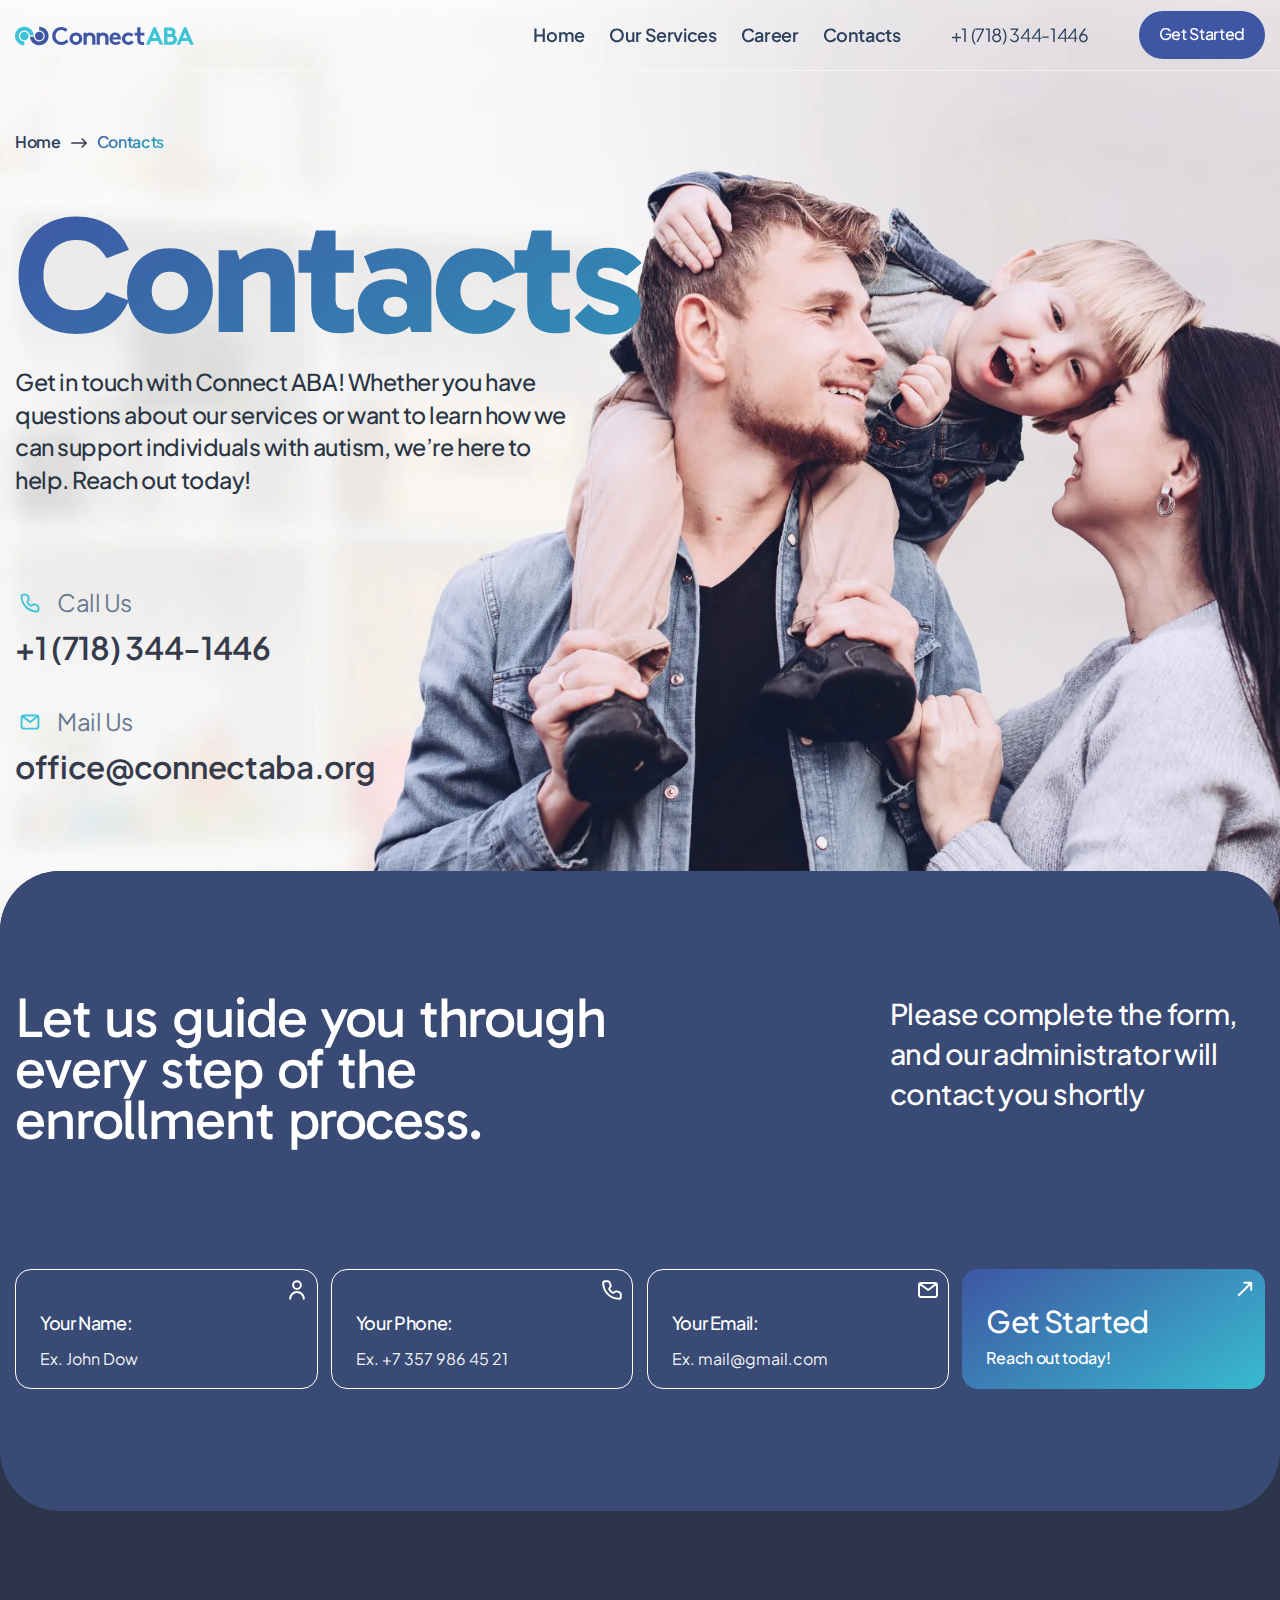
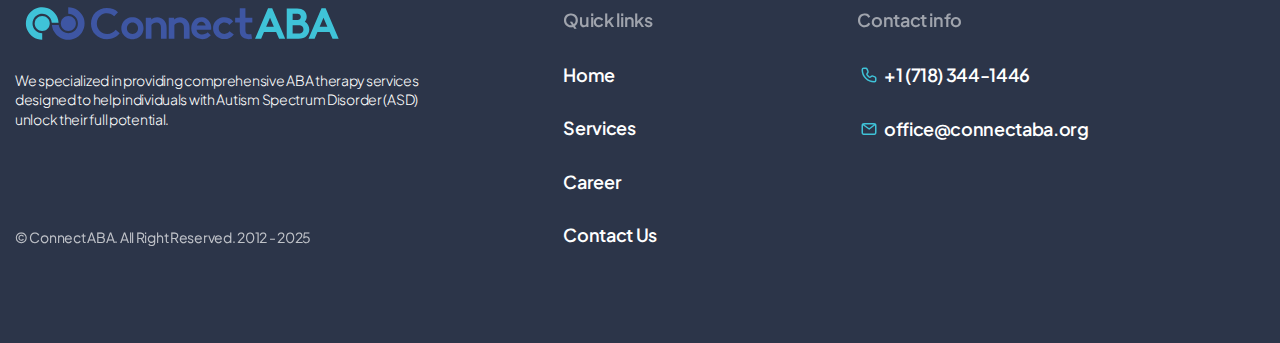
<file: contacts.html>
<!DOCTYPE html>
<html lang="en">

<head>
	<title>Contacts</title>
	<meta charset="UTF-8">
	<meta http-equiv="X-UA-Compatible" content="IE=edge">
	<meta name="format-detection" content="telephone=no">
	<link rel="stylesheet" href="css/style.min.css?_v=20250213101349">
	<link rel="shortcut icon" href="img/favicon.webp" type="image/x-icon">
	<link rel="icon" href="img/favicon.webp" type="image/x-icon">
	<meta name="robots" content="noindex, nofollow">
	<meta name="viewport" content="width=device-width, initial-scale=1.0, maximum-scale=1.5">

	<meta name="keywords" content="">
	<meta name="description" content="">
	<meta name="author" content="">
	<meta name="dcterms.dateCopyrighted" content="2025">
	<meta name="dcterms.rightsHolder" content="">
	<meta name="geo.placename" content="">
	<meta name="geo.region" content="en-us">
	<meta property="og:locale" content="en_US">
	<meta property="og:type" content="website">
	<meta name="twitter:card" content="summary">

</head>

<body>
	<div class="wrapper">
		<header data-scroll="50" class="header">
			<div class="header__container">
				<a href="index.html" style="width: 91px; height: 11px; display: block;" class="header__logo"><img src="img/logo.svg" alt="ConnectABA logo"></a>
				<div class="menu-header">
					<button type="button" class="menu-header__icon icon-menu" aria-label="Mobile menu button"><span></span></button>
					<nav class="menu-header__body">
						<a href="index.html" style="width: 191px; height: 20px; display: block;" class="logo-header-mobile"><img src="img/logo-white.svg" alt="ConnectABA logo"></a>
						<ul class="nav-menu">
							<li class="menu-item"><a href="index.html">Home</a></li>
							<li class="menu-item current-menu-item"><a href="our-services.html">Our Services</a></li>
							<li class="menu-item"><a href="career.html">Career</a></li>
							<li class="menu-item"><a href="contacts.html">Contacts</a></li>
						</ul>
						<a href="tel:+17183441446" class="menu-header__phone">+1 (718) 344-1446</a>
						<a href="#" data-popup="#popup" class="menu-header__button">Get Started</a>
						<a class="menu-header__mail" href="mailto:office@connectaba.org">office@connectaba.org</a>
						<div class="copyright-text">&#169; Connect ABA. All Right Reserved. 2012 - 2025</div>
					</nav>
				</div>
			</div>
		</header>
		<main class="page">


			<!-- SECTION hero -->
			<section class="hero contacts-page">

				<picture>
					<source media="(min-width: 320px) and (max-width: 768px)" srcset="img/bg-mob-contacts-section-1.webp" />
					<source media="(min-width: 769px) and (max-width: 1024px)" srcset="img/bg-tablet-contacts-section-1.webp" />
					<img src="img/bg-pc-contacts-section-1.webp" class="bg-hero" alt="Section background">
				</picture>

				<div class="hero__container">

					<div class="breadcrumps">
						<a href="index.html">Home</a>
						<img src="img/icon-arrow-right.svg" alt="Right arrow icon">
						<span class="gradient">Contacts</span>
					</div>


					<div class="hero__content">
						<h1 class="hero__title gradient">
							Contacts
						</h1>
						<div class="hero__description">
							Get in touch with Connect ABA! Whether you have questions about our services or want to learn how we can support individuals with autism, we’re here to help. Reach out today!
						</div>

						<div class="contacts-hero-block">
							<div class="contacts-hero-block__row">
								<img src="img/icon-phone-blue.svg" alt="Phone icon">
								<span>Call Us</span>
							</div>
							<div class="contacts-hero-block__row">
								<a href="tel:+17183441446">+1 (718) 344-1446</a>
							</div>
						</div>

						<div class="contacts-hero-block">
							<div class="contacts-hero-block__row">
								<img src="img/icon-mail-blue.svg" alt="Mail icon">
								<span>Mail Us</span>
							</div>
							<div class="contacts-hero-block__row">
								<a href="mailto:office@connectaba.org">office@connectaba.org</a>
							</div>
						</div>


					</div>

				</div>
			</section>
			<!-- End of SECTION hero -->


		</main>
		<footer class="footer">

			<!-- SECTION footer-blue -->
			<section class="footer-blue">
				<div class="footer-blue__container">
					<div class="footer-blue__texts">
						<h3 class="footer-blue__title">
							Let us guide you through every step of the enrollment process.
						</h3>
						<div class="footer-blue__description">
							Please complete the form, and our administrator will contact you shortly
						</div>
					</div>

					<form name="get-started" class="get-started" action="#" method="POST">
						<div class="get-started__items">
							<div class="get-started__item get-started__item--name">
								<img src="img/icon-user.svg" alt="Name form icon">
								<label for="get-started-name">Your Name:</label>
								<input type="text" id="get-started-name" name="get-started-name" placeholder="Ex. John Dow" class="input">
							</div>
							<div class="get-started__item get-started__item--phone">
								<img src="img/icon-phone.svg" alt="Phone form icon">
								<label for="get-started-phone">Your Phone:</label>
								<input type="text" id="get-started-phone" name="get-started-phone" placeholder="Ex. +7 357 986 45 21" class="input">
							</div>
							<div class="get-started__item get-started__item--email">
								<img src="img/icon-mail.svg" alt="Email form icon">
								<label for="get-started-email">Your Email:</label>
								<input type="text" id="get-started-email" name="get-started-email" placeholder="Ex. mail@gmail.com" class="input">
							</div>
							<div class="get-started__item get-started__item--button no-border">
								<img src="img/icon-diagonal-arrow.svg" alt="Submit button form icon">
								<button class="button">
									<div class="button-text-1">Get Started</div>
									<div class="button-text-2">Reach out today!</div>
								</button>
							</div>
						</div>
					</form>
				</div>
			</section>
			<!-- End of SECTION footer-blue -->


			<!-- SECTION footer-dark -->
			<section class="footer-dark">
				<div class="footer-dark__container">
					<div class="footer-dark__row-1">
						<div class="col col-1">
							<img src="img/logo.svg" class="footer-logo" alt="Website logo">
							<p>We specialized in providing comprehensive ABA therapy services designed to help individuals with Autism Spectrum Disorder (ASD) unlock their full potential.</p>
						</div>
						<div class="col col-2">
							<h3 class="footer-title">Quick links</h3>
							<nav>
								<ul>
									<li><a href="index.html">Home</a></li>
									<li><a href="our-services.html">Services</a></li>
									<li><a href="career.html">Career</a></li>
									<li><a href="contacts.html">Contact Us</a></li>
								</ul>
							</nav>
						</div>
						<div class="col">
							<h3 class="footer-title">Contact info</h3>
							<nav>
								<ul>
									<li>
										<a href="tel:+17183441446">
											<img src="img/icon-phone-blue.svg" alt="Phone icon">
											<span>+1 (718) 344-1446</span>
										</a>
									</li>
									<li>
										<a href="mailto:office@connectaba.org">
											<img src="img/icon-mail-blue.svg" alt="Email icon">
											<span>office@connectaba.org</span>
										</a>
									</li>
								</ul>
							</nav>
						</div>
					</div>
					<div class="footer-dark__row-2">
						&#169; Connect ABA. All Right Reserved. 2012 - 2025
					</div>
				</div>
			</section>
			<!-- End of SECTION footer-dark -->

		</footer>
	</div>
	<div id="popup" aria-hidden="true" class="popup">
		<div class="popup__wrapper">
			<div class="popup__content">
				<button data-close type="button" class="popup__close">
					<img src="img/icon-close-white.svg" alt="Close popup">
				</button>
				<div class="popup__text">
					<h2 class="popup-title">Get Started</h2>
					<h3 class="popup-description">Fill in the form and we will contact you shortly</h3>
					<form name="get-started" class="get-started" action="#" method="POST">
						<div class="get-started__items">
							<div class="get-started__item get-started__item--name">
								<img src="img/icon-user.svg" alt="Name form icon">
								<label for="name">Your Name:</label>
								<input type="text" id="name" name="name" placeholder="Ex. John Dow" class="input">
							</div>
							<div class="get-started__item get-started__item--phone">
								<img src="img/icon-phone.svg" alt="Phone form icon">
								<label for="phone">Your Phone:</label>
								<input type="text" id="phone" name="phone" placeholder="Ex. +7 357 986 45 21" class="input">
							</div>
							<div class="get-started__item get-started__item--email">
								<img src="img/icon-mail.svg" alt="Email form icon">
								<label for="email">Your Email:</label>
								<input type="text" id="email" name="email" placeholder="Ex. mail@gmail.com" class="input">
							</div>
							<div class="get-started__item get-started__item--button no-border">
								<img src="img/icon-diagonal-arrow.svg" alt="Submit button form icon">
								<button type="submit" class="button">
									<div class="button-text-1">Get Started</div>
									<div class="button-text-2">Reach out today!</div>
								</button>
							</div>
						</div>
					</form>
				</div>
			</div>
		</div>
	</div>







	<div id="rbt-bt" aria-hidden="true" class="popup popup-opportunities">
		<div class="popup__wrapper">
			<div class="popup__content">
				<button data-close type="button" class="popup__close">
					<img src="img/icon-close-blue.svg" alt="Close popup">
				</button>

				<div class="popup__top-content top-content">
					<img src="img/logo.svg" class="popup-logo" alt="Website logo">
					<div class="content-wrapper">
						<h2 class="top-content__title">
							Position RBT/BT
						</h2>
					</div>
					<div class="content-wrapper">
						<h3 class="top-content__subtitle">
							Position Overview
						</h3>
						<div class="top-content__text">
							We are seeking dedicated and qualified RBTs/BTs to join our growing team. The ideal candidate will work closely with clients and their families, implementing personalized treatment plans and contributing to meaningful outcomes.
						</div>
					</div>
					<div class="content-wrapper">
						<h3 class="top-content__subtitle">
							Key Responsibilities
						</h3>
						<div class="top-content__text">
							<ul>
								<li>Provide one-on-one ABA therapy to clients in various settings (home, daycare, community).</li>
								<li>Implement behavior intervention plans developed by the supervising BCBA.</li>
								<li>Collect and record data on client progress using agency tools/software.</li>
								<li>Communicate effectively with supervisors and families about client progress.</li>
								<li>Attend regular training sessions.</li>
							</ul>
						</div>
					</div>
					<div class="content-wrapper">
						<h3 class="top-content__subtitle">
							Qualifications
						</h3>
						<div class="top-content__text">
							<ul>
								<li>Competitive hourly/annual rates.</li>
								<li>Flexible scheduling options.</li>
								<li>Paid training and professional development opportunities.</li>
								<li>Pension Plan</li>
								<li>Paid sick hours</li>
							</ul>
						</div>
					</div>
					<div class="content-end">

					</div>
				</div>

				<div class="popup__text">
					<h2 class="popup-title">How to Apply</h2>
					<p class="popup-description">
						You can fill the form or submit a cover letter outlining your goals, along with your resume, to <a href="mailto:office@connectaba.org" aria-label="Send an email to office@connectaba.org">office@connectaba.org</a>. Use the subject line: <span>"RBT/BT Application – [Your Name]"</span>.
						<br>For inquiries, contact <a href="tel:+17183441446">+1 (718) 344-1446</a>.
					</p>
					<form name="get-started" class="get-started" action="#" method="POST">
						<div class="get-started__items">
							<div class="get-started__item get-started__item--name">
								<img src="img/icon-user.svg" alt="Name form icon">
								<label for="apply-form-name">Your Name:</label>
								<input type="text" id="apply-form-name" name="apply-form-name" placeholder="Ex. John Dow" class="input">
							</div>
							<div class="get-started__item get-started__item--email">
								<img src="img/icon-mail.svg" alt="Email form icon">
								<label for="apply-form-email">Your Email:</label>
								<input type="text" id="apply-form-email" name="apply-form-email" placeholder="Ex. mail@gmail.com" class="input">
							</div>
							<div class="get-started__item get-started__item--phone">
								<img src="img/icon-phone.svg" alt="Phone form icon">
								<label for="apply-form-phone">Your Phone:</label>
								<input type="text" id="apply-form-phone" name="apply-form-phone" placeholder="Ex. +7 357 986 45 21" class="input">
							</div>
							<div class="get-started__item get-started__item--resume">
								<img src="img/icon-resume.svg" alt="Resume form icon">
								<label for="apply-form-resume">Your Resume:</label>
								<div class="input-file">
									<div class="input-wrapper">
										<input type="file" name="apply-form-resume" id="apply-form-resume" accept=".pdf, .doc, .docx" style="display: none;">
										<span id="file-name-1">Attach file (PDF, doc, docx)</span>
										<label for="apply-form-resume" class="custom-button">Browse files</label>
									</div>
								</div>
							</div>
							<div class="get-started__item get-started__item--cover-letter">
								<label for="apply-form-cover-letter">Cover letter:</label>
								<textarea name="apply-form-cover-letter" id="apply-form-cover-letter" cols="30" rows="5" placeholder="Describe your problem as detailed as possible"></textarea>
							</div>
							<div class="get-started__item get-started__item--button no-border">
								<img src="img/icon-diagonal-arrow.svg" alt="Submit button form icon">
								<button type="submit" class="button">
									<div class="button-text-1">Apply</div>
									<div class="button-text-2">Let’s work together</div>
								</button>
							</div>
						</div>
					</form>
				</div>
			</div>
		</div>
	</div>















	<div id="bcba-lba" aria-hidden="true" class="popup popup-opportunities">
		<div class="popup__wrapper">
			<div class="popup__content">
				<button data-close type="button" class="popup__close">
					<img src="img/icon-close-blue.svg" alt="Popup close icon">
				</button>

				<div class="popup__top-content top-content">
					<img src="img/logo.svg" class="popup-logo" alt="Website logo">
					<div class="content-wrapper">
						<h2 class="top-content__title">
							Position BCBA/LBA
						</h2>
					</div>
					<div class="content-wrapper">
						<h3 class="top-content__subtitle">
							Position Overview
						</h3>
						<div class="top-content__text">
							We are seeking dedicated and qualified LBAs/BCBAs to join our growing team. The ideal candidatewill oversee client programs, supervise RBTs/BTs, and ensure clinical excellence in service delivery.
						</div>
					</div>
					<div class="content-wrapper">
						<h3 class="top-content__subtitle">
							Qualifications
						</h3>
						<div class="top-content__text">
							<ul>
								<li>Current BCBA certification and New York State licensure as an LBA.</li>
								<li>Candidates with an LBA (Graduate Permit) are also welcome to apply.</li>
							</ul>
						</div>
					</div>
					<div class="content-wrapper">
						<h3 class="top-content__subtitle">
							Benefits
						</h3>
						<div class="top-content__text">
							<ul>
								<li>Competitive hourly/annual rates.</li>
								<li>Flexible scheduling options.</li>
								<li>Paid training and professional development opportunities.</li>
								<li>Pension plan</li>
								<li>Paid sick hours</li>
							</ul>
						</div>
					</div>
					<div class="content-end">

					</div>
				</div>

				<div class="popup__text">
					<h2 class="popup-title">How to Apply</h2>
					<p class="popup-description">
						You can fill the form or submit a cover letter outlining your goals, along with your resume, to <a href="mailto:office@connectaba.org" aria-label="Send an email to office@connectaba.org">office@connectaba.org</a>. Use the subject line: <span>"RBT/BT Application – [Your Name]"</span>.
						<br>For inquiries, contact <a href="tel:+17183441446">+1 (718) 344-1446</a>.
					</p>
					<form name="get-started" class="get-started" action="#" method="POST">
						<div class="get-started__items">
							<div class="get-started__item get-started__item--name">
								<img src="img/icon-user.svg" alt="Name form icon">
								<label for="bcba-lba-form-name">Your Name:</label>
								<input type="text" id="bcba-lba-form-name" name="bcba-lba-form-name" placeholder="Ex. John Dow" class="input">
							</div>
							<div class="get-started__item get-started__item--email">
								<img src="img/icon-mail.svg" alt="Email form icon">
								<label for="bcba-lba-form-email">Your Email:</label>
								<input type="text" id="bcba-lba-form-email" name="bcba-lba-form-email" placeholder="Ex. mail@gmail.com" class="input">
							</div>
							<div class="get-started__item get-started__item--phone">
								<img src="img/icon-phone.svg" alt="Phone form icon">
								<label for="bcba-lba-form-phone">Your Phone:</label>
								<input type="text" id="bcba-lba-form-phone" name="bcba-lba-form-phone" placeholder="Ex. +7 357 986 45 21" class="input">
							</div>
							<div class="get-started__item get-started__item--resume">
								<img src="img/icon-resume.svg" alt="Resume form icon">
								<label for="bcba-lba-form-resume">Your Resume:</label>
								<div class="input-file">
									<div class="input-wrapper">
										<input type="file" name="bcba-lba-form-resume" id="bcba-lba-form-resume" accept=".pdf, .doc, .docx" style="display: none;">
										<span id="file-name-2">Attach file (PDF, doc, docx)</span>
										<label for="bcba-lba-form-resume" class="custom-button">Browse files</label>
									</div>
								</div>
							</div>
							<div class="get-started__item get-started__item--cover-letter">
								<label for="bcba-lba-form-cover-letter">Cover letter:</label>
								<textarea name="bcba-lba-form-cover-letter" id="bcba-lba-form-cover-letter" cols="30" rows="5" placeholder="Describe your problem as detailed as possible"></textarea>
							</div>
							<div class="get-started__item get-started__item--button no-border">
								<img src="img/icon-diagonal-arrow.svg" alt="Submit button form icon">
								<button type="submit" class="button">
									<div class="button-text-1">Apply</div>
									<div class="button-text-2">Let’s work together</div>
								</button>
							</div>
						</div>
					</form>
				</div>
			</div>
		</div>
	</div>

















	<div id="fieldwork-opportunity" aria-hidden="true" class="popup popup-opportunities">
		<div class="popup__wrapper">
			<div class="popup__content">
				<button data-close type="button" class="popup__close">
					<img src="img/icon-close-blue.svg" alt="Close popup icon">
				</button>

				<div class="popup__top-content top-content">
					<img src="img/logo.svg" class="popup-logo" alt="Website logo">
					<div class="content-wrapper">
						<h2 class="top-content__title">
							Fieldwork opportunity
						</h2>
					</div>
					<div class="content-wrapper">
						<h3 class="top-content__subtitle">
							Fieldwork opportunity for BCBA certification and LBA license
						</h3>
						<div class="top-content__text">
							Connect ABA offers a comprehensive field experience opportunity for those pursuing BCBA certification and LBA licensure in New York State. Our program is designed to meet the requirements set forth by the Behavior Analyst Certification Board (BACB) and the New York State Office of Professions. As a team member, you’ll gain valuable hands-on experience delivering Applied Behavior Analysis (ABA) services, guided by experienced L-BCBAs.
						</div>
					</div>
					<div class="content-wrapper">
						<h3 class="top-content__subtitle">
							Program Highlights
						</h3>
						<div class="top-content__text">
							<ul>
								<li>Work under the direct supervision of experienced L-BCBAs.</li>
								<li>Tailored schedules to meet the needs of students and working professionals.</li>
								<li>Gain exposure to a variety of cases, including different age groups and developmental challenges.</li>
								<li>Enhance skills in conducting assessments, designing intervention plans, and monitoring client progress.</li>
								<li>Receive training on adhering to the BACB’s ethical standards and best practices.</li>
							</ul>
						</div>
					</div>
					<div class="content-wrapper">
						<h3 class="top-content__subtitle">
							Qualifications
						</h3>
						<div class="top-content__text">
							<ul>
								<li>Competitive hourly/annual rates.</li>
								<li>Flexible scheduling options.</li>
								<li>Paid training and professional development opportunities.</li>
								<li>Pension Plan</li>
								<li>Paid sick hours</li>
							</ul>
						</div>
					</div>
					<div class="content-end">

					</div>
				</div>

				<div class="popup__text">
					<h2 class="popup-title">How to Apply</h2>
					<p class="popup-description">
						You can fill the form or submit a cover letter outlining your goals, along with your resume, to <a href="mailto:office@connectaba.org" aria-label="Send an email to office@connectaba.org">office@connectaba.org</a>. Use the subject line: <span>"RBT/BT Application – [Your Name]"</span>.
						<br>For inquiries, contact <a href="tel:+17183441446">+1 (718) 344-1446</a>.
					</p>
					<form name="get-started" class="get-started" action="#" method="POST">
						<div class="get-started__items">
							<div class="get-started__item get-started__item--name">
								<img src="img/icon-user.svg" alt="Name form icon">
								<label for="opportunity-form-name">Your Name:</label>
								<input type="text" id="opportunity-form-name" name="opportunity-form-name" placeholder="Ex. John Dow" class="input">
							</div>
							<div class="get-started__item get-started__item--email">
								<img src="img/icon-mail.svg" alt="Email form icon">
								<label for="opportunity-form-email">Your Email:</label>
								<input type="text" id="opportunity-form-email" name="opportunity-form-email" placeholder="Ex. mail@gmail.com" class="input">
							</div>
							<div class="get-started__item get-started__item--phone">
								<img src="img/icon-phone.svg" alt="Phone form icon">
								<label for="opportunity-form-phone">Your Phone:</label>
								<input type="text" id="opportunity-form-phone" name="opportunity-form-phone" placeholder="Ex. +7 357 986 45 21" class="input">
							</div>
							<div class="get-started__item get-started__item--resume">
								<img src="img/icon-resume.svg" alt="Resume form icon">
								<label for="opportunity-form-resume">Your Resume:</label>
								<div class="input-file">
									<div class="input-wrapper">
										<input type="file" name="opportunity-form-resume" id="opportunity-form-resume" accept=".pdf, .doc, .docx" style="display: none;">
										<span id="file-name-3">Attach file (PDF, doc, docx)</span>
										<label for="opportunity-form-resume" class="custom-button">Browse files</label>
									</div>
								</div>
							</div>
							<div class="get-started__item get-started__item--cover-letter">
								<label for="opportunity-form-cover-letter">Cover letter:</label>
								<textarea name="opportunity-form-cover-letter" id="opportunity-form-cover-letter" cols="30" rows="5" placeholder="Describe your problem as detailed as possible"></textarea>
							</div>
							<div class="get-started__item get-started__item--button no-border">
								<img src="img/icon-diagonal-arrow.svg" alt="Submit button form icon">
								<button type="submit" class="button">
									<div class="button-text-1">Apply</div>
									<div class="button-text-2">Let’s work together</div>
								</button>
							</div>
						</div>
					</form>
				</div>
			</div>
		</div>
	</div>
	<script src="js/app.min.js?_v=20250213101349"></script>
</body>

</html>
</file>
<file: css/style.min.css>
@font-face{font-family:Gabarito;font-display:swap;src:url(../fonts/Gabarito-Black.woff2) format("woff2");font-weight:900;font-style:normal}@font-face{font-family:Gabarito;font-display:swap;src:url(../fonts/Gabarito-Bold.woff2) format("woff2");font-weight:700;font-style:normal}@font-face{font-family:Gabarito;font-display:swap;src:url(../fonts/Gabarito-ExtraBold.woff2) format("woff2");font-weight:800;font-style:normal}@font-face{font-family:Gabarito;font-display:swap;src:url(../fonts/Gabarito-Medium.woff2) format("woff2");font-weight:500;font-style:normal}@font-face{font-family:Gabarito;font-display:swap;src:url(../fonts/Gabarito-Regular.woff2) format("woff2");font-weight:400;font-style:normal}@font-face{font-family:Gabarito;font-display:swap;src:url(../fonts/Gabarito-SemiBold.woff2) format("woff2");font-weight:600;font-style:normal}@font-face{font-family:Inter;font-display:swap;src:url(../fonts/Inter-Regular.woff2) format("woff2");font-weight:400;font-style:normal}@font-face{font-family:"Plus Jakarta Sans";font-display:swap;src:url(../fonts/PlusJakartaSans-Bold.woff2) format("woff2");font-weight:700;font-style:normal}@font-face{font-family:"Plus Jakarta Sans";font-display:swap;src:url(../fonts/PlusJakartaSans-ExtraBold.woff2) format("woff2");font-weight:800;font-style:normal}@font-face{font-family:"Plus Jakarta Sans";font-display:swap;src:url(../fonts/PlusJakartaSans-Light.woff2) format("woff2");font-weight:300;font-style:normal}@font-face{font-family:"Plus Jakarta Sans";font-display:swap;src:url(../fonts/PlusJakartaSans-Medium.woff2) format("woff2");font-weight:500;font-style:normal}@font-face{font-family:"Plus Jakarta Sans";font-display:swap;src:url(../fonts/PlusJakartaSans-Regular.woff2) format("woff2");font-weight:400;font-style:normal}@font-face{font-family:"Plus Jakarta Sans";font-display:swap;src:url(../fonts/PlusJakartaSans-SemiBold.woff2) format("woff2");font-weight:600;font-style:normal}*{padding:0;margin:0;border:0}*,*::after,*::before{box-sizing:border-box}*::after,*::before{display:inline-block}body,html{height:100%;min-width:320px}body{color:#2a3544;line-height:1;font-family:"Plus Jakarta Sans";font-size:1rem;-ms-text-size-adjust:100%;-moz-text-size-adjust:100%;-webkit-text-size-adjust:100%;-webkit-font-smoothing:antialiased;-moz-osx-font-smoothing:grayscale}button,input,textarea{font-family:"Plus Jakarta Sans";font-size:inherit;line-height:inherit;color:inherit;background-color:rgba(0,0,0,0)}input,textarea{width:100%}label{display:inline-block}button,option,select{cursor:pointer}a{display:inline-block;color:inherit;text-decoration:none}ul li{list-style:none}img{vertical-align:top}h1,h2,h3,h4,h5,h6{font-weight:inherit;font-size:inherit}.lock body{overflow:hidden;touch-action:none;-ms-scroll-chaining:none;overscroll-behavior:none}.wrapper{min-height:100%;display:flex;flex-direction:column;overflow:hidden}@supports(overflow:clip){.wrapper{overflow:clip}}.wrapper>main{flex:1 1 auto}.wrapper>*{min-width:0}[class*=__container]{max-width:86.375rem;margin:0 auto;padding:0 .9375rem}[class*="--gc"]{display:grid;min-width:0;grid-template-columns:.9375rem 1fr minmax(auto,84.5rem) 1fr .9375rem}[class*="--gc"]>*{min-width:0;grid-column:3/4}.icon-menu{display:none}@media(max-width:64.06125em){.icon-menu{display:block;position:relative;width:1.875rem;height:1.125rem;z-index:5}}@media(max-width:64.06125em)and (any-hover:none){.icon-menu{cursor:default}}@media(max-width:64.06125em){.icon-menu span,.icon-menu::after,.icon-menu::before{content:"";transition:all .3s ease 0s;left:0;position:absolute;width:100%;height:.125rem;background-color:#363b4b;border-radius:1px}.icon-menu::before{top:0;width:68%}.icon-menu::after{bottom:0;width:68%}.icon-menu span{top:calc(50% - .0625rem)}.menu-open .icon-menu span{width:0;background-color:rgba(255,255,255,0)}.menu-open .icon-menu::after,.menu-open .icon-menu::before{background-color:#6379a6}.menu-open .icon-menu::before{top:calc(50% - .0625rem);-webkit-transform:rotate(-45deg);transform:rotate(-45deg)}.menu-open .icon-menu::after{bottom:calc(50% - .0625rem);-webkit-transform:rotate(45deg);transform:rotate(45deg)}}body::after{content:"";background-color:rgba(0,0,0,.5);position:fixed;width:100%;height:100%;top:0;left:0;opacity:0;transition:opacity .8s ease 0s;pointer-events:none;z-index:149}.popup-show body::after{opacity:1}.popup{position:fixed;top:0;left:0;bottom:0;right:0;padding:30px 10px;transition:visibility .8s ease 0s;visibility:hidden;pointer-events:none}.popup_show{z-index:150;visibility:visible;overflow:auto;pointer-events:auto}.popup_show .popup__content{visibility:visible;-webkit-transform:scale(1);transform:scale(1)}.popup__wrapper{display:flex;flex-direction:column;align-items:center;min-height:100%;flex:1 1 auto;width:100%;display:flex;justify-content:center;align-items:center}.popup__content{visibility:hidden;-webkit-transform:scale(0);transform:scale(0);transition:-webkit-transform .3s ease 0s;transition:transform .3s ease 0s;transition:transform .3s ease 0s,-webkit-transform .3s ease 0s;background-color:#eee;padding:20px;width:100%;max-width:900px;border-radius:20px}.lock .popup__content{visibility:visible}.popup__content{background:#394b74;border-radius:24px;max-width:1350px;padding:30px 20px 40px;overflow:hidden}@media(min-width:29.99875em){.popup__content{padding:30px 30px 60px}}@media(min-width:86.375em){.popup__content{padding:50px;border-radius:60px}}.popup__close{display:block;margin:0 0 0 auto;width:30px;height:30px;outline:0}@media(min-width:64.06125em){.popup__close{width:40px;height:40px}}@media(min-width:86.375em){.popup__close{width:50px;height:50px}}.popup__close img{width:100%;height:100%;transition:all .3s ease 0s}@media(any-hover:hover){.popup__close img:hover{-webkit-transform:rotate(-90deg);transform:rotate(-90deg)}}.popup .popup-title{font-family:Gabarito;font-weight:400;font-size:40px;line-height:90%;letter-spacing:-.02em;color:#fff;text-align:center;margin-bottom:20px;padding-top:30px;position:relative;z-index:2}@media(min-width:29.99875em){.popup .popup-title{font-size:60px;padding-top:0}}@media(min-width:64.06125em){.popup .popup-title{font-size:80px}}.popup .popup-description{font-weight:500;font-size:16px;line-height:140%;letter-spacing:-.02em;color:#fff;text-align:center;margin-bottom:60px}@media(min-width:29.99875em){.popup .popup-description{font-size:25px;margin-bottom:70px}}@media(min-width:64.06125em){.popup .popup-description{font-size:30px;margin-bottom:80px}}.get-started__items{display:flex;flex-wrap:wrap;gap:10px;justify-content:space-between}.get-started__item{border:1px solid #fff;border-radius:16px;padding:24px 4px;height:120px;position:relative}@media(any-hover:hover){.get-started__item:hover{background:rgba(0,0,0,.1)}.get-started__item:active{background:rgba(0,0,0,.1)}}.get-started__item--name{flex:1 1 100%}@media(min-width:64.06125em){.get-started__item--name{flex:0 1 calc(50% - 5px)}}.get-started__item--phone{flex:1 1 100%}@media(min-width:64.06125em){.get-started__item--phone{flex:0 1 calc(50% - 5px)}}.get-started__item--email{flex:1 1 100%}@media(min-width:64.06125em){.get-started__item--email{flex:0 1 calc(70% - 10px)}}.get-started__item--button{background:linear-gradient(147deg,#3e56a3 0,#38bbd0 100%);flex:1 1 100%}@media(any-hover:hover){.get-started__item--button:hover{background:linear-gradient(147deg,#5770c4 0,#3fc3d8 65%,#3fc3d8 100%)}}@media(min-width:64.06125em){.get-started__item--button{flex:0 1 30%}}.get-started__item img{position:absolute;top:0;right:0;width:40px;height:40px}.get-started__item label{padding-top:18px;padding-bottom:1px;padding-left:20px;font-weight:500;font-size:18px;line-height:120%;letter-spacing:-.02em;color:#fff}.get-started .input{height:48px;padding:4px 20px;border-radius:12px;border:initial;color:#fff}.get-started .button{height:100%;width:100%;text-align:left}.get-started .button-text-1{font-weight:500;font-size:30px;line-height:120%;letter-spacing:-.02em;color:#fff;padding-top:10px;padding-bottom:9px;padding-left:20px}.get-started .button-text-2{font-weight:500;font-size:16px;line-height:120%;letter-spacing:-.02em;padding-left:20px;color:#fff}#video .popup__content,#video-2 .popup__content{padding-bottom:35.7%}.popup-opportunities .popup__close{position:relative;z-index:10}.popup-opportunities .popup__content{position:relative;z-index:2}.popup-opportunities .popup__text{position:relative;z-index:3}@media(min-width:64.06125em){.popup-opportunities .popup__text{padding:0 120px 50px}}@media(min-width:86.375em){.popup-opportunities .popup__text{padding:0 100px 50px}}.popup-opportunities .popup__text::before{content:"";position:absolute;border-radius:24px 24px 0 0;top:-59px;left:-30px;width:calc(100% + 60px);height:94px;background:#394b74;z-index:2}@media(min-width:86.375em){.popup-opportunities .popup__text::before{border-radius:60px 60px 0 0;left:-50px;width:calc(100% + 100px)}}.popup-opportunities .popup__text::after{content:"";position:absolute;top:0;left:-50px;width:calc(100% + 100px);height:calc(100% + 62px);background:#394b74;z-index:-1}.popup-opportunities .popup-title{text-align:left;font-weight:400;letter-spacing:-.02em;color:#fff;margin:0;position:relative;z-index:2}@media(min-width:86.375em){.popup-opportunities .popup-title{padding-bottom:5rem}}@media(min-width:20em)and (max-width:86.375em){.popup-opportunities .popup-title{padding-bottom:clamp(1.5625rem ,.5267184557rem + 5.1789077213vw ,5rem)}}@media(max-width:20em){.popup-opportunities .popup-title{padding-bottom:1.5625rem}}.popup-opportunities .popup-description{text-align:left;margin:0;position:relative;z-index:2}@media(min-width:86.375em){.popup-opportunities .popup-description{padding-bottom:6.25rem}}@media(min-width:20em)and (max-width:86.375em){.popup-opportunities .popup-description{padding-bottom:clamp(3.125rem ,2.1833804143rem + 4.7080979284vw ,6.25rem)}}@media(max-width:20em){.popup-opportunities .popup-description{padding-bottom:3.125rem}}.popup-opportunities .popup-description a{text-decoration:underline}.popup-opportunities .popup-description span{color:#aabeeb}.popup-opportunities .get-started__item{flex:0 1 calc(50% - 5px);overflow:hidden}@media(max-width:47.99875em){.popup-opportunities .get-started__item{flex:1 1 100%!important}}.popup-opportunities .get-started__item--cover-letter{flex:0 1 calc(70% - 10px);height:auto;padding-bottom:6px}.popup-opportunities .get-started__item--button{flex:0 1 30%;height:auto}.popup-opportunities textarea{margin-top:12px;padding:4px 20px 4px;border-radius:12px;border:initial;color:#fff}.popup-opportunities textarea:focus{outline:0}.popup__top-content{background-color:#fff;border-radius:24px 24px 0 0;padding:30px 30px 40px;overflow:hidden;position:relative;z-index:1;margin:-70px -30px -30px}@media(min-width:29.99875em){.popup__top-content{padding:30px 30px 60px}}@media(min-width:64.06125em){.popup__top-content{padding:100px 150px 50px}}@media(min-width:86.375em){.popup__top-content{border-radius:60px 60px 0 0;margin:-100px -50px -50px}}.content-end{height:100px}.top-content{display:flex;flex-direction:column;gap:50px}.top-content__title{font-family:Gabarito;font-weight:500;letter-spacing:-.02em;color:#363b4b;margin-bottom:10px}@media(min-width:86.375em){.top-content__title{font-size:5rem}}@media(min-width:20em)and (max-width:86.375em){.top-content__title{font-size:clamp(2.1875rem ,1.3400423729rem + 4.2372881356vw ,5rem)}}@media(max-width:20em){.top-content__title{font-size:2.1875rem}}.top-content__subtitle{font-weight:700;line-height:120%;color:#363b4b;padding-bottom:24px}@media(min-width:86.375em){.top-content__subtitle{font-size:2rem}}@media(min-width:20em)and (max-width:86.375em){.top-content__subtitle{font-size:clamp(1.375rem ,1.1866760829rem + .9416195857vw ,2rem)}}@media(max-width:20em){.top-content__subtitle{font-size:1.375rem}}.top-content__text{font-weight:400;font-size:16px;line-height:140%;letter-spacing:-.02em;color:#2a3544}.top-content__text ul{padding-left:20px}.top-content__text li{list-style-type:disc}.top-content__text li:not(:last-child){margin-bottom:.5rem}.popup-logo{width:191px;height:20px;margin-bottom:10px}@media(min-width:47.99875em){.popup-logo{width:287px;height:30px}}@media(max-width:64.06125em){.popup-logo{margin-top:20px}}.input-file{width:100%;height:48px;display:flex;justify-content:space-between;align-items:center;gap:15px}.input-file__text{font-size:1rem;color:rgba(255,255,255,.95);padding:4px 20px}.input-file__button{height:34px;width:115px;position:relative;z-index:1;border-radius:8px;padding:0;overflow:hidden;display:flex;justify-content:center;align-items:center;cursor:pointer}.input-file__button input{width:100%!important;height:100%!important;cursor:pointer;opacity:0}.input-file__button-text{position:absolute;top:0;left:0;height:100%;width:100%;padding:0 10px 3px 15px;display:flex;align-items:center;font-weight:400;font-size:14px;line-height:80%;letter-spacing:-.02em;color:#fff;padding-top:10px;padding-bottom:9px;padding-left:20px;pointer-events:none;cursor:pointer;background:linear-gradient(147deg,#3e56a3 0,#38bbd0 100%)}@media(any-hover:hover){.input-file__button-text:hover{background:linear-gradient(147deg,#5770c4 0,#3fc3d8 65%,#3fc3d8 100%)}}.spollers{display:grid;gap:15px}.spollers__item{font-size:1.25rem}.spollers__title{width:100%;cursor:default;text-align:left;position:relative;list-style:none}.spollers__title::-webkit-details-marker,.spollers__title::marker{display:none}._spoller-init .spollers__title{cursor:pointer}._spoller-init .spollers__title::after{content:"";position:absolute;right:0;top:calc(50% - 20px);width:40px;height:40px;background:url(../img/icon-faq-arrow-down.svg) 0 0 no-repeat;transition:opacity .5s ease 0s}._spoller-init .spollers__title._spoller-active{color:#3e61a8}._spoller-init .spollers__title._spoller-active::after{background:url(../img/icon-faq-arrow-up.svg) 0 0 no-repeat}.spollers__body{position:relative;z-index:3;padding-left:60px}@media(min-width:47.99875em){.spollers__body{padding-left:87px}}.ibg{width:100%;height:100%;-o-object-fit:cover;object-fit:cover}.ibg--top{-o-object-position:top;object-position:top}.ibg--bottom{-o-object-position:bottom;object-position:bottom}.ibg--left{-o-object-position:left;object-position:left}.ibg--right{-o-object-position:right;object-position:right}.ibg--contain{-o-object-fit:contain;object-fit:contain}.page{background-color:rgba(0,0,0,0)!important}.hero{position:relative}.bg-hero{position:absolute;top:0;left:0;width:100%;height:100%;-o-object-fit:cover;object-fit:cover}input:focus,select:focus,textarea:focus{outline:0}.gradient{background:linear-gradient(147deg,#3e56a3 0,#29b6c5 100%);background-clip:text;-webkit-background-clip:text;-webkit-text-fill-color:transparent}.gradient-1{background:linear-gradient(147deg,#3e56a3 0,#3e7cb5 100%);background-clip:text;-webkit-background-clip:text;-webkit-text-fill-color:transparent}@supports not ((-webkit-background-clip:text) or (background-clip:text)){.gradient,.gradient-1{color:#3e56a3}}.swiper-pagination-bullets{padding-top:30px;display:flex;justify-content:center;align-items:center;gap:5px}.swiper-pagination-bullet{display:block;flex:0 1 50px;height:4px;border-radius:2px;background-color:#fff}.swiper-pagination-bullet-active{background-color:#3e80b7}.breadcrumps{display:flex;gap:10px;flex-wrap:wrap;align-items:center;padding-bottom:5px;position:relative;z-index:2}@media(min-width:47.99875em){.breadcrumps{padding-bottom:15px}}@media(min-width:64.06125em){.breadcrumps{padding-bottom:30px}}.breadcrumps a,.breadcrumps span{font-weight:600;font-size:16px;line-height:150%;letter-spacing:-.02em;color:#2c415d}.breadcrumps img{width:16px;height:16px;-webkit-transform:translate(0,1px);transform:translate(0,1px)}.video-button{position:relative}.video-button .button-play{position:absolute;top:5px;right:5px;width:44px!important;height:44px!important;opacity:.7;transition:opacity .3s ease 0s;z-index:2}@media(max-width:47.99875em){.video-button .button-play{width:24px;height:24px}}@media(any-hover:hover){.video-button:hover .button-play{opacity:1!important}}.header{position:fixed;left:0;top:0;width:100%;min-height:3.125rem;border-bottom:1px solid rgba(255,255,255,.5);z-index:100}@media(min-width:64.06125em){.header{min-height:4.0625rem}}.header__container{display:flex;align-items:center;justify-content:space-between;gap:3.125rem}@media(min-width:64.06125em){.header__container{padding-top:.625rem;padding-bottom:.625rem}}@media(min-width:29.99875em){.header__logo{width:11.1875rem!important;height:1.1875rem!important}}.header::before{content:"";position:absolute;top:0;left:0;width:100%;height:100%;background-color:rgba(255,255,255,.65);backdrop-filter:blur(20px);z-index:-1;opacity:0;transition:opacity .3s ease 0s}.header._header-scroll::before{opacity:1}.menu-header{min-height:3.125rem;display:flex;align-items:center;gap:1.25rem;border-radius:24px}@media(min-width:64.06125em){.menu-header{gap:3.125rem;border-radius:initial}}.menu-header__body{display:flex;align-items:center;gap:3.125rem;transition:left .3s}@media(max-width:64.06125em){.menu-header__body{position:fixed;top:0;left:-100%;width:100%;height:100vh;padding:5px 15px 50px;background:#394b74;flex-direction:column;color:#fff!important;overflow:auto}}@media(max-width:29.99875em){.menu-header__body{gap:1.25rem}}.menu-header__body::before{content:"";position:fixed;width:100%;height:4.375rem;left:-100%;top:0;transition:left .3s;z-index:2}.menu-open .menu-header__body{left:0}.menu-open .menu-header__body::before{left:0}.menu-header__social-links{display:flex;justify-content:center;align-items:center;gap:1.25rem;order:4;margin-bottom:2.5vh}@media(max-width:23.5em){.menu-header__social-links{margin-bottom:2vh}}@media(min-width:64.06125em){.menu-header__social-links{display:none;order:initial}}.menu-header__phone{font-weight:400;letter-spacing:-.02em;font-size:20px;line-height:150%;text-decoration:underline;color:#fff;order:5}@media(min-width:64.06125em){.menu-header__phone{font-size:18px;line-height:150%;color:#2c415d;text-decoration:none;order:initial}}@media(any-hover:hover){.menu-header__phone:hover{color:#3581b3}}.menu-header__mail{font-weight:400;letter-spacing:-.02em;font-size:20px;line-height:150%;text-decoration:underline;color:#fff;order:7}@media(min-width:64.06125em){.menu-header__mail{display:none!important;order:initial}}.menu-header__button{border-radius:100px;padding:13px 20px 16px;background-color:#3e56a3;font-size:16px;color:#fff;font-weight:500;line-height:120%;letter-spacing:-.02em;transition:all .3s ease 0s}@media(any-hover:hover){.menu-header__button:hover{background-color:#2faec2}.menu-header__button:active{background-color:#128496}}@media(max-width:64.06125em){.menu-header__button{order:3;margin-bottom:8.95vh;font-size:20px;color:#3a4e7a;background:#fff;padding:22px 40px 24px}}@media(max-width:26.25em){.menu-header__button{margin-bottom:8.76vh}}@media(max-width:23.5em){.menu-header__button{margin-bottom:7.45vh}}.nav-menu{display:flex;align-items:center;gap:1.5rem}@media(max-width:64.06125em){.nav-menu{flex-direction:column;gap:5vh;padding-bottom:8.95vh;order:2}}@media(max-width:26.25em){.nav-menu{padding-bottom:8.76vh;gap:4vh}}@media(max-width:23.5em){.nav-menu{padding-bottom:7.45vh}}.logo-header-mobile{margin-top:40px;margin-bottom:8.95vh}@media(max-width:26.25em){.logo-header-mobile{margin-bottom:8.76vh}}@media(max-width:23.5em){.logo-header-mobile{margin-bottom:7.45vh}}@media(min-width:64.06125em){.logo-header-mobile{display:none!important;order:1}}.logo-header-mobile img{width:100%;height:100%}.menu-item{font-weight:600;font-size:18px;line-height:150%;letter-spacing:-.02em;color:#2c415d}@media(any-hover:hover){.menu-item:hover{color:#3581b3}}@media(max-width:64.06125em){.menu-item{font-weight:400;font-size:40px;line-height:90%;color:#fff}}@media(max-width:47.99875em){.menu-item{font-size:35px}}@media(max-width:26.25em){.menu-item{font-size:32px}}@media(max-width:23.5em){.menu-item{font-size:27px}}.footer{margin-top:-61px;background:#2c3549;border-radius:60px 60px 0 0;padding:0;z-index:10}@media(max-width:29.99875em){.footer{margin-top:-25px;border-radius:24px 24px 0 0}}.footer-blue{background:#394b74;border-radius:60px}@media(max-width:29.99875em){.footer-blue{border-radius:24px}}@media(min-width:86.375em){.footer-blue__container{padding-top:8.125rem}}@media(min-width:20em)and (max-width:86.375em){.footer-blue__container{padding-top:clamp(2.5rem ,.8050847458rem + 8.4745762712vw ,8.125rem)}}@media(max-width:20em){.footer-blue__container{padding-top:2.5rem}}@media(min-width:86.375em){.footer-blue__container{padding-bottom:8.125rem}}@media(min-width:20em)and (max-width:86.375em){.footer-blue__container{padding-bottom:clamp(2.5rem ,.8050847458rem + 8.4745762712vw ,8.125rem)}}@media(max-width:20em){.footer-blue__container{padding-bottom:2.5rem}}.footer-blue__texts{display:flex;gap:20%}@media(min-width:86.375em){.footer-blue__texts{padding-bottom:8.125rem}}@media(min-width:20em)and (max-width:86.375em){.footer-blue__texts{padding-bottom:clamp(3.75rem ,2.43173258rem + 6.5913370998vw ,8.125rem)}}@media(max-width:20em){.footer-blue__texts{padding-bottom:3.75rem}}@media(max-width:47.99875em){.footer-blue__texts{flex-direction:column}}.footer-blue__title{font-family:Gabarito;flex:0 0 50%;font-weight:400;line-height:90%;letter-spacing:-.02em;color:#fff}@media(min-width:86.375em){.footer-blue__title{font-size:3.75rem}}@media(min-width:20em)and (max-width:86.375em){.footer-blue__title{font-size:clamp(1.625rem ,.9846986817rem + 3.2015065913vw ,3.75rem)}}@media(max-width:20em){.footer-blue__title{font-size:1.625rem}}@media(max-width:47.99875em){.footer-blue__title{margin-bottom:50px}}@media(max-width:29.99875em){.footer-blue__title{margin-bottom:30px}}.footer-blue__description{font-weight:500;line-height:140%;letter-spacing:-.02em;color:#fff}@media(min-width:86.375em){.footer-blue__description{font-size:1.875rem}}@media(min-width:20em)and (max-width:86.375em){.footer-blue__description{font-size:clamp(1rem ,.736346516rem + 1.31826742vw ,1.875rem)}}@media(max-width:20em){.footer-blue__description{font-size:1rem}}@media(min-width:64.06125em){.footer-blue .get-started__item{flex:0 1 calc(25% - 10px)}}@media(min-width:86.375em){.footer-dark__container{padding-top:6.25rem}}@media(min-width:20em)and (max-width:86.375em){.footer-dark__container{padding-top:clamp(3.125rem ,2.1833804143rem + 4.7080979284vw ,6.25rem)}}@media(max-width:20em){.footer-dark__container{padding-top:3.125rem}}@media(min-width:86.375em){.footer-dark__container{padding-bottom:6.25rem}}@media(min-width:20em)and (max-width:86.375em){.footer-dark__container{padding-bottom:clamp(3.125rem ,2.1833804143rem + 4.7080979284vw ,6.25rem)}}@media(max-width:20em){.footer-dark__container{padding-bottom:3.125rem}}.footer-dark__row-1{display:flex;gap:1vw;justify-content:space-between}@media(max-width:56.25em){.footer-dark__row-1{display:block}}.footer-dark__row-1 .footer-logo{width:335px;height:35px;margin-bottom:30px}.footer-dark__row-1 .footer-logo img{width:100%;height:100%;margin-bottom:0}.footer-dark__row-2{font-weight:400;font-size:14px;line-height:150%;letter-spacing:-.02em;color:#fff;opacity:.7;padding-top:0;width:-webkit-fit-content;width:-moz-fit-content;width:fit-content;margin-top:-20px}@media(max-width:56.25em){.footer-dark__row-2{padding-top:0;margin-top:0}}.footer-dark .col{flex:0 1 33%;font-weight:300;font-size:14px;line-height:140%;letter-spacing:-.02em;color:#fff}@media(max-width:56.25em){.footer-dark .col{margin-bottom:3.125rem}}.footer-dark .col-2{padding-left:10vw}@media(max-width:56.25em){.footer-dark .col-2{padding-left:0}}.footer-dark .col-3{padding-left:8vw;flex:0 1 30%}.footer-dark .footer-title{font-weight:600;font-size:18px;line-height:150%;letter-spacing:-.02em;color:#fff;opacity:.55;padding-bottom:30px}.footer-dark a{font-weight:600;font-size:18px;line-height:130%;letter-spacing:-.02em;color:#fff}@media(any-hover:hover){.footer-dark a:hover{color:#3581b3}}.footer-dark ul li:not(:last-child){margin-bottom:1.875rem}.footer-dark ul li img{margin-bottom:0}.hero{position:relative}.hero__container{padding-top:75px}@media(min-width:86.375em){.hero__container{padding-bottom:9.0625rem}}@media(min-width:20em)and (max-width:86.375em){.hero__container{padding-bottom:clamp(4.6875rem ,3.36923258rem + 6.5913370998vw ,9.0625rem)}}@media(max-width:20em){.hero__container{padding-bottom:4.6875rem}}@media(min-width:64.06125em){.hero__container{padding-top:130px}}.hero__title{font-family:Gabarito;font-weight:700;line-height:109%;letter-spacing:-.032em}@media(min-width:86.375em){.hero__title{font-size:11.1875rem}}@media(min-width:20em)and (max-width:86.375em){.hero__title{font-size:clamp(3.4375rem ,1.1022834275rem + 11.6760828625vw ,11.1875rem)}}@media(max-width:20em){.hero__title{font-size:3.4375rem}}@media(max-width:87.5em){.hero__title{letter-spacing:-.035em}}@media(max-width:81.25em){.hero__title{letter-spacing:-.039em}}@media(max-width:71.5625em){.hero__title{letter-spacing:-.045em}}.hero__subtitle{padding-top:70vw;padding-bottom:3.125rem;font-weight:600;line-height:110%;color:#363b4b;max-width:100%;position:relative;z-index:1}@media(min-width:86.375em){.hero__subtitle{font-size:3.375rem}}@media(min-width:20em)and (max-width:86.375em){.hero__subtitle{font-size:clamp(1.5625rem ,1.0163606403rem + 2.7306967985vw ,3.375rem)}}@media(max-width:20em){.hero__subtitle{font-size:1.5625rem}}@media(min-width:56.25em){.hero__subtitle{padding-top:3.125rem;padding-bottom:3.125rem;max-width:45%}}@media(min-width:100em){.hero__subtitle{padding-top:6vw;padding-bottom:4.375rem}}.hero__description{font-weight:500;line-height:140%;letter-spacing:-.02em;color:#2a3544;max-width:100%;padding-bottom:25px;position:relative;z-index:1}@media(min-width:86.375em){.hero__description{font-size:1.5rem}}@media(min-width:20em)and (max-width:86.375em){.hero__description{font-size:clamp(1rem ,.8493408663rem + .7532956685vw ,1.5rem)}}@media(max-width:20em){.hero__description{font-size:1rem}}@media(min-width:47.99875em){.hero__description{padding-bottom:90px}}@media(min-width:56.25em){.hero__description{max-width:45%}}@media(min-width:93.75em){.hero__description{padding-bottom:130px}}.hero .bg-hero{position:absolute;top:0;left:0;width:100%;height:100%;-o-object-fit:cover;object-fit:cover;z-index:-1}.hero .image-hero{position:absolute;bottom:initial;top:60px;right:0;width:100%;height:auto;-o-object-fit:contain;object-fit:contain;z-index:0}@media(min-width:43.75em){.hero .image-hero{top:0}}@media(min-width:48.75em){.hero .image-hero{top:initial;bottom:0;right:0;width:auto;height:calc(100% - 50px);-o-object-fit:cover;object-fit:cover}}@media(min-width:56.25em){.hero .image-hero{height:calc(100% - 100px)}}@media(min-width:64.06125em){.hero .image-hero{width:100%;height:calc(100% - 17px);-o-object-fit:contain;object-fit:contain}}@media(min-width:109.375em){.hero .image-hero{width:auto;height:calc(100% - 17px);-o-object-fit:contain;object-fit:contain}}.hero .hero-row{display:flex;gap:10px;justify-content:space-between}@media(max-width:64.06125em){.hero .hero-row{flex-wrap:wrap}}.hero .hero-row__col-1{display:flex;justify-content:space-between;border-radius:30px;backdrop-filter:blur(20px);background:rgba(255,255,255,.4);width:423px;height:172px;display:flex;align-items:flex-end;position:relative}@media(max-width:64.06125em){.hero .hero-row__col-1{order:2}}@media(max-width:56.25em){.hero .hero-row__col-1{border-radius:12px}}@media(max-width:44.375em){.hero .hero-row__col-1{width:initial;flex:0 1 60%}}@media(max-width:41.875em){.hero .hero-row__col-1{height:110px}}@media(max-width:38.75em){.hero .hero-row__col-1{flex:0 1 calc(100% - 125px)}}.hero .hero-row__col-1 img{width:261px;height:173px;-webkit-transform:translate(0,-24px);transform:translate(0,-24px)}@media(max-width:56.25em){.hero .hero-row__col-1 img{border-radius:12px}}@media(max-width:44.375em){.hero .hero-row__col-1 img{width:230px;height:155px}}@media(max-width:41.875em){.hero .hero-row__col-1 img{width:175px;height:125px;position:absolute;right:0;top:0;z-index:-1}}@media(max-width:25em){.hero .hero-row__col-1 img{width:146px;height:99px;-webkit-transform:translate(0,-10px);transform:translate(0,-10px)}}.hero .hero-row__col-2{margin-right:auto;border-radius:16px}@media(max-width:64.06125em){.hero .hero-row__col-2{order:1;flex:0 0 100%}}@media(max-width:56.25em){.hero .hero-row__col-2{border-radius:12px}}.hero .hero-row__col-3{width:399px;flex:0 0 399px;height:172px;position:relative;border-radius:30px;overflow:hidden;position:relative;z-index:2}@media(max-width:56.25em){.hero .hero-row__col-3{width:225px;flex:0 0 225px;border-radius:12px}}@media(max-width:64.06125em){.hero .hero-row__col-3{order:3}}@media(max-width:41.875em){.hero .hero-row__col-3{height:110px}}@media(max-width:41.8125em){.hero .hero-row__col-3{width:25%;flex:0 1 38%}}@media(max-width:38.75em){.hero .hero-row__col-3{width:112px;flex:0 0 112px}}@media(any-hover:hover){.hero .hero-row__col-3:hover .button-play{opacity:1!important}}.hero .hero-row__col-3 a{height:100%;width:100%}.hero .hero-row__col-3 .button-play{position:absolute;top:5px;right:5px;opacity:.7;transition:opacity .3s ease 0s;z-index:2;width:44px;height:44px}@media(max-width:47.99875em){.hero .hero-row__col-3 .button-play{width:24px;height:24px}}.hero .hero-row__col-3 .video-cover{position:absolute;width:100%;height:100%;-o-object-fit:cover;object-fit:cover;-o-object-position:center;object-position:center;z-index:1}.hero .col-1-text{padding-bottom:24px}@media(max-width:41.875em){.hero .col-1-text{padding-bottom:10px}}.hero .line-1{padding:10px 0 10px 15px;font-weight:700;font-size:16px;line-height:120%;letter-spacing:-.01em;color:#363b4b}@media(max-width:41.875em){.hero .line-1{width:50px}}.hero .line-2{padding:0 0 0 15px;font-weight:800;line-height:92%;letter-spacing:-.01em}@media(min-width:86.375em){.hero .line-2{font-size:1.875rem}}@media(min-width:20em)and (max-width:86.375em){.hero .line-2{font-size:clamp(1.0625rem ,.8176789077rem + 1.2241054614vw ,1.875rem)}}@media(max-width:20em){.hero .line-2{font-size:1.0625rem}}@media(max-width:29.0625em){.hero .line-2{width:100px}}.hero .get-started__item{padding:16px 4px 24px 16px;width:237px;height:172px;display:flex;justify-content:flex-end;flex-direction:column}@media(max-width:41.875em){.hero .get-started__item{height:130px}}@media(max-width:64.06125em){.hero .get-started__item{flex:0 0 100%;width:100%;margin-bottom:15px}}@media(min-width:64.06125em){.hero .get-started__item{border-radius:30px}}.hero .button{display:flex;flex-direction:column;justify-content:end}.hero .button-text-1{font-weight:500;font-size:24px;line-height:120%;letter-spacing:-.02em;color:#fff;padding-bottom:5px}.hero .button-text-2{font-weight:500;font-size:16px;line-height:120%;letter-spacing:-.02em;color:#fff}.only-text{background:#fff;border-radius:24px;margin-top:-25px;margin-bottom:-25px;position:relative;z-index:7}@media(min-width:64.06125em){.only-text{border-radius:60px;margin-top:-60px;margin-bottom:-60px}}@media(min-width:86.375em){.only-text__container{padding-top:9.375rem}}@media(min-width:20em)and (max-width:86.375em){.only-text__container{padding-top:clamp(3.4375rem ,1.6484227872rem + 8.945386064vw ,9.375rem)}}@media(max-width:20em){.only-text__container{padding-top:3.4375rem}}@media(min-width:86.375em){.only-text__container{padding-bottom:9.375rem}}@media(min-width:20em)and (max-width:86.375em){.only-text__container{padding-bottom:clamp(3.4375rem ,1.6484227872rem + 8.945386064vw ,9.375rem)}}@media(max-width:20em){.only-text__container{padding-bottom:3.4375rem}}.only-text__row{display:flex;gap:20px;justify-content:space-between;align-items:flex-start}@media(max-width:64.06125em){.only-text__row{display:block}}.only-text__col-small{flex:0 1 30%;order:1;font-weight:400;font-size:16px;line-height:130%;color:#363b4b}.only-text__col-small img{margin-right:20px;-webkit-transform:translate(0,-10px);transform:translate(0,-10px)}.only-text__col-small ul{padding-top:5px}.only-text__col-small li{display:flex;margin-bottom:2.5rem}.only-text__col-big{font-family:Gabarito;flex:0 1 59%;font-weight:400;line-height:100%;letter-spacing:-.03em;color:#363b4b;order:2}@media(min-width:86.375em){.only-text__col-big{font-size:3.125rem}}@media(min-width:20em)and (max-width:86.375em){.only-text__col-big{font-size:clamp(1.875rem ,1.4983521657rem + 1.8832391714vw ,3.125rem)}}@media(max-width:20em){.only-text__col-big{font-size:1.875rem}}@media(max-width:64.06125em){.only-text__col-big{padding-bottom:60px}}.only-text__col-big span{font-family:Gabarito;font-weight:700}.services{position:relative;background-color:#ebecf6;z-index:6}@media(min-width:86.375em){.services__container{padding-top:13.125rem}}@media(min-width:20em)and (max-width:86.375em){.services__container{padding-top:clamp(5rem ,2.5517890772rem + 12.2410546139vw ,13.125rem)}}@media(max-width:20em){.services__container{padding-top:5rem}}@media(min-width:86.375em){.services__container{padding-bottom:13.125rem}}@media(min-width:20em)and (max-width:86.375em){.services__container{padding-bottom:clamp(5rem ,2.5517890772rem + 12.2410546139vw ,13.125rem)}}@media(max-width:20em){.services__container{padding-bottom:5rem}}.services__title{font-weight:700;line-height:100%;letter-spacing:-.01em;color:#363b4b;text-align:center}@media(min-width:86.375em){.services__title{font-size:5rem}}@media(min-width:20em)and (max-width:86.375em){.services__title{font-size:clamp(2.8125rem ,2.15336629rem + 3.2956685499vw ,5rem)}}@media(max-width:20em){.services__title{font-size:2.8125rem}}@media(min-width:86.375em){.services__title{margin-bottom:5rem}}@media(min-width:20em)and (max-width:86.375em){.services__title{margin-bottom:clamp(2.8125rem ,2.15336629rem + 3.2956685499vw ,5rem)}}@media(max-width:20em){.services__title{margin-bottom:2.8125rem}}.services__items{display:flex;flex-wrap:wrap;justify-content:center;align-items:center;gap:5px}@media(min-width:47.99875em){.services__items{gap:10px}}.services__item{flex:1 1 100%;border:1px solid #fff;border-radius:21px;overflow:hidden;padding:70px 20px 30px 24px;height:100%;position:relative;background:rgba(99,88,141,.05);padding:44px 12px 20px 12px}@media(min-width:23.125em){.services__item{flex:0 1 calc(50% - 5px);min-height:250px}}@media(min-width:64.06125em){.services__item{border-radius:30px;flex:0 1 calc(33.3% - 10px)}}@media(min-width:78.125em){.services__item{flex:0 1 calc(25% - 10px)}}.services__subtitle{font-weight:700;font-size:20px;line-height:120%;color:#363b4b;margin-bottom:18px;padding-top:6px}@media(min-width:29.99875em){.services__subtitle{padding-top:0}}@media(min-width:29.99875em){.services__subtitle{margin-bottom:20px}}.services__text{font-weight:400;font-size:13px;line-height:140%;letter-spacing:-.02em;color:#2a3544}@media(min-width:29.99875em){.services__text{font-size:16px}}.services__item--1{order:1}.services__item--2{order:3}.services__item--3{order:4}.services__item--4{order:2}@media(max-width:23.125em){.services__item--4{min-height:320px}}.services__item--5{order:5}@media(max-width:23.125em){.services__item--5{min-height:320px}}.services__item--6{order:6}.services__item--7{order:7}.services__item--8{order:8}@media(min-width:78.125em){.services__item--1,.services__item--2,.services__item--3,.services__item--4,.services__item--5,.services__item--6,.services__item--7,.services__item--8{order:initial}}.services-icon{position:absolute;top:5px;right:5px;width:37px;height:37px}@media(min-width:29.99875em){.services-icon{width:48px;height:48px}}.services-bg{position:absolute;top:0;left:0;width:100%;height:100%;-o-object-position:center;object-position:center;-o-object-fit:cover;object-fit:cover}.why{background:#fff;border-radius:24px;margin-top:-25px;margin-bottom:-25px;position:relative;z-index:7}@media(min-width:64.06125em){.why{border-radius:60px;margin-top:-60px;margin-bottom:-60px}}@media(min-width:86.375em){.why__container{padding-top:9.375rem}}@media(min-width:20em)and (max-width:86.375em){.why__container{padding-top:clamp(3.4375rem ,1.6484227872rem + 8.945386064vw ,9.375rem)}}@media(max-width:20em){.why__container{padding-top:3.4375rem}}@media(min-width:86.375em){.why__container{padding-bottom:9.375rem}}@media(min-width:20em)and (max-width:86.375em){.why__container{padding-bottom:clamp(3.4375rem ,1.6484227872rem + 8.945386064vw ,9.375rem)}}@media(max-width:20em){.why__container{padding-bottom:3.4375rem}}.why__row{display:flex;gap:50px}@media(max-width:64.06125em){.why__row{display:block}}.why__title{font-family:Gabarito;font-weight:700;line-height:100%;letter-spacing:-.03em;flex:0 1 50%}@media(min-width:86.375em){.why__title{font-size:5rem}}@media(min-width:20em)and (max-width:86.375em){.why__title{font-size:clamp(2.8125rem ,2.15336629rem + 3.2956685499vw ,5rem)}}@media(max-width:20em){.why__title{font-size:2.8125rem}}@media(max-width:64.06125em){.why__title{margin-bottom:20px}}.why__description{flex:0 1 50%;font-weight:400;line-height:140%;letter-spacing:-.02em;color:#2a3544;padding-top:20px}@media(min-width:86.375em){.why__description{font-size:1.5rem}}@media(min-width:20em)and (max-width:86.375em){.why__description{font-size:clamp(1.0625rem ,.930673258rem + .65913371vw ,1.5rem)}}@media(max-width:20em){.why__description{font-size:1.0625rem}}.why__description span{font-weight:800}.why__items{display:flex;justify-content:center;align-items:center;gap:10px;height:-webkit-max-content;height:max-content}@media(min-width:86.375em){.why__items{padding-top:8.125rem}}@media(min-width:20em)and (max-width:86.375em){.why__items{padding-top:clamp(3.4375rem ,2.0250706215rem + 7.0621468927vw ,8.125rem)}}@media(max-width:20em){.why__items{padding-top:3.4375rem}}@media(max-width:86.375em){.why__items{flex-wrap:wrap}}.why__item{border-radius:20px;padding:24px;display:flex;flex-direction:column;align-items:stretch;height:100%;flex:1 1 100%;flex-direction:row}@media(min-width:47.99875em){.why__item{border-radius:30px;padding:24px 24px 40px 24px;flex:0 1 calc(50% - 10px);min-height:280px;flex-direction:column}}@media(min-width:64.06125em){.why__item{flex:0 1 calc(33% - 10px);min-height:315px}}@media(min-width:86.375em){.why__item{flex:0 1 19.99%;min-height:400px}}.why__item--1{background:#3e67ab}.why__item--2{background:#3f77b3}.why__item--3{background:#2b81b7}.why__item--4{background:#329ac3}.why__item--5{background:#2faac3}.why .why__number{font-weight:700;line-height:100%;color:#fff;margin-bottom:20px}@media(min-width:86.375em){.why .why__number{font-size:5rem}}@media(min-width:20em)and (max-width:86.375em){.why .why__number{font-size:clamp(2.375rem ,1.584039548rem + 3.9548022599vw ,5rem)}}@media(max-width:20em){.why .why__number{font-size:2.375rem}}@media(max-width:47.99875em){.why .why__number{margin-right:30px}}@media(max-width:29.99875em){.why .why__number{margin-bottom:24px}}.why__subtitle{font-weight:700;font-size:24px;line-height:120%;color:#fff;margin-bottom:20px}@media(max-width:29.99875em){.why__subtitle{margin-bottom:24px}}.why__text{font-weight:500;font-size:16px;line-height:140%;letter-spacing:-.02em;color:#fff;margin-bottom:auto}.started-video{position:relative;padding-top:30%}@media(max-width:47.99875em){.started-video{padding-top:60%}}.started-video__bg-video{position:absolute;top:0;left:0;width:100%;height:100%;-o-object-fit:cover;object-fit:cover;z-index:-1}.started-video .video-bg{position:absolute;top:0;left:0;width:100%;height:100%;-o-object-fit:cover;object-fit:cover;z-index:-1;background:rgba(67,54,47,.6)}.started-video__container{display:flex;gap:100px;justify-content:space-between}@media(min-width:86.375em){.started-video__container{padding-bottom:9.375rem}}@media(min-width:20em)and (max-width:86.375em){.started-video__container{padding-bottom:clamp(6.25rem ,5.3083804143rem + 4.7080979284vw ,9.375rem)}}@media(max-width:20em){.started-video__container{padding-bottom:6.25rem}}@media(max-width:47.99875em){.started-video__container{display:block}}.started-video__title{font-family:Gabarito;font-weight:600;line-height:110%;letter-spacing:-.02em;color:#fff}@media(min-width:86.375em){.started-video__title{font-size:6.25rem}}@media(min-width:20em)and (max-width:86.375em){.started-video__title{font-size:clamp(2.125rem ,.8820621469rem + 6.2146892655vw ,6.25rem)}}@media(max-width:20em){.started-video__title{font-size:2.125rem}}@media(max-width:47.99875em){.started-video__title{margin-bottom:30px}}.started-video__wrapper{max-width:400px}.started-video__description{font-weight:600;line-height:140%;letter-spacing:-.02em;color:#fff}@media(min-width:86.375em){.started-video__description{font-size:1.25rem}}@media(min-width:20em)and (max-width:86.375em){.started-video__description{font-size:clamp(.875rem ,.7620056497rem + .5649717514vw ,1.25rem)}}@media(max-width:20em){.started-video__description{font-size:.875rem}}@media(min-width:86.375em){.started-video__description{margin-bottom:2.5rem}}@media(min-width:20em)and (max-width:86.375em){.started-video__description{margin-bottom:clamp(1.25rem ,.8733521657rem + 1.8832391714vw ,2.5rem)}}@media(max-width:20em){.started-video__description{margin-bottom:1.25rem}}.started-video .get-started__item{padding:16px 4px 12px 12px}@media(min-width:47.99875em){.started-video .get-started__item{padding:24px 4px 24px 24px}}.started-video .button-text-1{text-align:left;font-weight:500;line-height:120%;letter-spacing:-.02em;color:#fff;margin-bottom:15px}@media(min-width:86.375em){.started-video .button-text-1{font-size:1.875rem}}@media(min-width:20em)and (max-width:86.375em){.started-video .button-text-1{font-size:clamp(1rem ,.736346516rem + 1.31826742vw ,1.875rem)}}@media(max-width:20em){.started-video .button-text-1{font-size:1rem}}.started-video .button-text-2{text-align:left;font-weight:500;line-height:120%;letter-spacing:-.02em;color:#fff}@media(min-width:86.375em){.started-video .button-text-2{font-size:1rem}}@media(min-width:20em)and (max-width:86.375em){.started-video .button-text-2{font-size:clamp(.75rem ,.6746704331rem + .3766478343vw ,1rem)}}@media(max-width:20em){.started-video .button-text-2{font-size:.75rem}}.how{position:relative;background:#fff;border-radius:24px;margin-top:-25px;margin-bottom:-25px;z-index:7;padding-bottom:380px;overflow:hidden}@media(min-width:86.375em){.how{padding-top:11.875rem}}@media(min-width:20em)and (max-width:86.375em){.how{padding-top:clamp(3.4375rem ,.8951271186rem + 12.7118644068vw ,11.875rem)}}@media(max-width:20em){.how{padding-top:3.4375rem}}@media(min-width:47.99875em){.how{padding-bottom:480px}}@media(min-width:64.06125em){.how{padding-bottom:0}}@media(min-width:100em){.how{min-height:100vh}}@media(min-width:64.06125em){.how{border-radius:60px;margin-top:-60px;margin-bottom:-60px}}.how__bg{position:absolute;bottom:0;top:initial;right:calc(50% - 150px);height:auto;width:300px;-o-object-fit:contain;object-fit:contain;z-index:-1}@media(min-width:750px){.how__bg{width:500px;height:auto;right:calc(50% - 250px)}}@media(min-width:1024px){.how__bg{left:0;right:initial}}@media(min-width:1200px){.how__bg{left:initial;right:calc(50% - 22vw);bottom:initial;top:240px;height:initial;width:60vw}}@media(min-width:1300px){.how__bg{top:100px}}.how__row{display:block}@media(min-width:64.06125em){.how__row{display:flex}}.how__col{width:100%}@media(min-width:64.06125em){.how__col{flex:0 1 50%}}.how__title{font-family:Gabarito;font-weight:700;line-height:100%;letter-spacing:-.03em;margin-bottom:50px}@media(min-width:86.375em){.how__title{font-size:5rem}}@media(min-width:20em)and (max-width:86.375em){.how__title{font-size:clamp(2.8125rem ,2.15336629rem + 3.2956685499vw ,5rem)}}@media(max-width:20em){.how__title{font-size:2.8125rem}}@media(min-width:64.06125em){.how__title{margin-bottom:30px;width:370px;max-width:80%}}.how__description{font-weight:400;font-size:18px;line-height:140%;letter-spacing:-.02em;color:#2a3544;margin-bottom:60px}@media(min-width:64.06125em){.how__description{width:375px;max-width:80%}}.spollers{position:relative;margin-bottom:20px}@media(min-width:47.99875em){.spollers{margin-bottom:50px}}@media(min-width:64.06125em){.spollers{border:1px solid #eaebf1;border-radius:40px;padding:30px;margin-bottom:100px}}.spollers::before{content:"";position:absolute;top:0;left:0;height:100%;width:100%;border-radius:40px;backdrop-filter:blur(30px);background:rgba(255,255,255,.8)}.spollers__item{z-index:1}.spollers__item:not(:last-child){padding-bottom:16px;border-bottom:1px solid #eaebf1}.spollers__title{font-weight:600;font-size:22px;line-height:120%;color:#333f56;display:flex;align-items:center;padding-right:47px}@media(min-width:29.99875em){.spollers__title{font-size:24px}}@media(min-width:47.99875em){.spollers__title{font-size:28px}}.spollers__title img{margin-right:1.25rem;width:40px;height:40px}@media(min-width:29.99875em){.spollers__title img{margin-right:25px}}@media(min-width:47.99875em){.spollers__title img{width:60px;height:60px}}.spollers__subtitle{font-weight:700;font-size:16px;line-height:150%;color:#333f56;padding-top:16px;padding-bottom:8px}@media(min-width:29.99875em){.spollers__subtitle{font-size:18px}}.spollers__text{font-weight:400;font-size:14px;line-height:150%;color:#333f56}@media(min-width:29.99875em){.spollers__text{font-size:16px}}.testimonials{background-color:#e6e3f2}@media(min-width:86.375em){.testimonials{padding-top:11.25rem}}@media(min-width:20em)and (max-width:86.375em){.testimonials{padding-top:clamp(5.3125rem ,3.5234227872rem + 8.945386064vw ,11.25rem)}}@media(max-width:20em){.testimonials{padding-top:5.3125rem}}@media(min-width:86.375em){.testimonials{padding-bottom:11.25rem}}@media(min-width:20em)and (max-width:86.375em){.testimonials{padding-bottom:clamp(5.3125rem ,3.5234227872rem + 8.945386064vw ,11.25rem)}}@media(max-width:20em){.testimonials{padding-bottom:5.3125rem}}.testimonials__title{font-family:Gabarito;font-weight:700;text-align:center;line-height:100%;letter-spacing:-.01em;color:#363b4b}@media(min-width:86.375em){.testimonials__title{font-size:5rem}}@media(min-width:20em)and (max-width:86.375em){.testimonials__title{font-size:clamp(2.8125rem ,2.15336629rem + 3.2956685499vw ,5rem)}}@media(max-width:20em){.testimonials__title{font-size:2.8125rem}}@media(min-width:86.375em){.testimonials__title{margin-bottom:5rem}}@media(min-width:20em)and (max-width:86.375em){.testimonials__title{margin-bottom:clamp(2.8125rem ,2.15336629rem + 3.2956685499vw ,5rem)}}@media(max-width:20em){.testimonials__title{margin-bottom:2.8125rem}}.review{background:#fff;border-radius:30px;position:relative;padding:56px 30px 30px;display:flex;flex-direction:column;justify-content:space-between}.review__text{font-weight:400;font-size:16px;line-height:140%;letter-spacing:-.02em;color:#2a3544;padding-bottom:30px}.review__footer{border-top:2px dotted #e6e3f2;padding:30px 0 0;display:flex;gap:16px}.review__footer img{width:50px;height:50px}.review__name{font-weight:800;font-size:18px;line-height:115%;letter-spacing:-.01em;color:#363b4b;margin-bottom:6px}@media(min-width:29.99875em){.review__name{font-size:20px}}.review__info{font-weight:300;font-size:14px;line-height:115%;letter-spacing:-.01em;color:#363b4b}@media(min-width:em()){.review__info{font-size:16px}}.review-decor{position:absolute;left:30px;top:-9px;width:33px;height:43px}@media(min-width:86.375em){.swiper-pagination{display:none}}.hero.services-page{border-radius:0 0 24px 24px;z-index:2;padding-bottom:0;overflow:hidden}@media(min-width:64.06125em){.hero.services-page{border-radius:0 0 60px 60px}}.hero.services-page .image-hero{-o-object-fit:cover;object-fit:cover}@media((min-width:47.99875em) and (max-width:64.06125em)){.hero.services-page .image-hero{width:80%;top:20vw}}@media(max-width:47.99875em){.hero.services-page .image-hero{top:-5vw!important;width:100%}}@media(max-width:29.99875em){.hero.services-page .image-hero{top:5vw!important}}.hero__description--services{margin-top:55vh;max-width:100%;font-weight:500;font-size:16px;line-height:140%;letter-spacing:-.02em;color:#2a3544}@media(min-width:48.125em){.hero__description--services{font-size:18px;margin-top:10vh;max-width:375px}}.hero-row-bottom{display:flex;gap:10px}.hero-row-bottom__item-1{border-radius:30px;padding:21px 22px;backdrop-filter:blur(20px);background:rgba(255,255,255,.4);width:100%;max-width:300px;flex:0 1 300px}@media(max-width:47.99875em){.hero-row-bottom__item-1{border-radius:16px;padding:16px}}.hero-row-bottom__item-2{border-radius:30px;padding:21px 22px;backdrop-filter:blur(20px);background:rgba(255,255,255,.4);width:100%;max-width:300px}@media(max-width:47.99875em){.hero-row-bottom__item-2{border-radius:16px;padding:16px}}.hero-row-bottom .items-title{font-weight:800;font-size:18px;line-height:120%;letter-spacing:-.01em;margin-bottom:16px}@media(min-width:47.99875em){.hero-row-bottom .items-title{font-size:20px}}.hero-row-bottom .items-text{font-weight:400;font-size:12px;line-height:120%;letter-spacing:-.01em;color:#363b4b}@media(min-width:29.99875em){.hero-row-bottom .items-text{font-size:14px}}@media(min-width:47.99875em){.hero-row-bottom .items-text{font-size:16px}}.started-video-services{border-radius:24px;margin-top:-25px;margin-bottom:-25px;position:relative;z-index:7;overflow:hidden;padding-top:65%;padding-bottom:60px}@media(min-width:47.99875em){.started-video-services{padding-top:50%}}@media(min-width:64.06125em){.started-video-services{border-radius:0;margin-top:-60px;margin-bottom:-60px;padding-top:35%;z-index:0;padding-bottom:120px}}.started-video-services .started-video__container{padding-bottom:0}.started-video-text{font-family:Gabarito;font-weight:400;line-height:94%;letter-spacing:-.02em;color:#fff;width:100%;flex:1 1 100%}@media(min-width:86.375em){.started-video-text{font-size:5rem}}@media(min-width:20em)and (max-width:86.375em){.started-video-text{font-size:clamp(1.75rem ,.7707156309rem + 4.8964218456vw ,5rem)}}@media(max-width:20em){.started-video-text{font-size:1.75rem}}.features{padding-bottom:120px;background:#e3e0f7;position:relative;z-index:3;border-radius:24px 24px 0 0;overflow:hidden}@media(min-width:64.06125em){.features{border-radius:60px 60px 0 0}}.features__container{display:flex;gap:20px}@media(min-width:47.99875em){.features__container{gap:30px}}@media(min-width:64.06125em){.features__container{gap:40px}}@media(min-width:86.375em){.features__row{padding-top:8.125rem}}@media(min-width:20em)and (max-width:86.375em){.features__row{padding-top:clamp(3.4375rem ,2.0250706215rem + 7.0621468927vw ,8.125rem)}}@media(max-width:20em){.features__row{padding-top:3.4375rem}}@media(min-width:86.375em){.features__row{padding-bottom:3.75rem}}@media(min-width:20em)and (max-width:86.375em){.features__row{padding-bottom:clamp(2.1875rem ,1.7166902072rem + 2.3540489642vw ,3.75rem)}}@media(max-width:20em){.features__row{padding-bottom:2.1875rem}}@media(min-width:86.375em){.features__number img{width:5rem}}@media(min-width:20em)and (max-width:86.375em){.features__number img{width:clamp(2.1875rem ,1.3400423729rem + 4.2372881356vw ,5rem)}}@media(max-width:20em){.features__number img{width:2.1875rem}}@media(min-width:86.375em){.features__number img{height:5rem}}@media(min-width:20em)and (max-width:86.375em){.features__number img{height:clamp(2.1875rem ,1.3400423729rem + 4.2372881356vw ,5rem)}}@media(max-width:20em){.features__number img{height:2.1875rem}}@media(min-width:47.99875em){.features__number img{margin-top:-5px}}@media(min-width:64.06125em){.features__number img{margin-top:-8px}}@media(min-width:64.06125em){.features__content{display:flex;gap:30px}}.features__title{font-family:Gabarito;font-weight:500;line-height:100%;letter-spacing:-.01em;color:#3e67ab;margin-bottom:1.875rem}@media(min-width:86.375em){.features__title{font-size:3.75rem}}@media(min-width:20em)and (max-width:86.375em){.features__title{font-size:clamp(2.1875rem ,1.7166902072rem + 2.3540489642vw ,3.75rem)}}@media(max-width:20em){.features__title{font-size:2.1875rem}}@media(min-width:64.06125em){.features__title{flex:0 0 30%}}.features__title span{display:block;padding-top:8px;font-family:Gabarito;font-weight:400;line-height:100%;letter-spacing:-.01em;color:#3e67ab}@media(min-width:86.375em){.features__title span{font-size:2rem}}@media(min-width:20em)and (max-width:86.375em){.features__title span{font-size:clamp(1rem ,.6986817326rem + 1.5065913371vw ,2rem)}}@media(max-width:20em){.features__title span{font-size:1rem}}.features__subtitle{font-weight:600;line-height:150%;letter-spacing:-.03em;color:#363b4b;margin-bottom:24px}@media(min-width:86.375em){.features__subtitle{font-size:1.25rem}}@media(min-width:20em)and (max-width:86.375em){.features__subtitle{font-size:clamp(1rem ,.9246704331rem + .3766478343vw ,1.25rem)}}@media(max-width:20em){.features__subtitle{font-size:1rem}}.features__text{font-weight:400;line-height:150%;letter-spacing:-.03em;color:#363b4b}@media(min-width:86.375em){.features__text{font-size:1.125rem}}@media(min-width:20em)and (max-width:86.375em){.features__text{font-size:clamp(.875rem ,.7996704331rem + .3766478343vw ,1.125rem)}}@media(max-width:20em){.features__text{font-size:.875rem}}.color-1{background:#fff}.color-2{background:#f6f5fd}.color-3{background:#efedfd}.color-4{background:#e3e0f7}.hero.career{border-radius:0 0 24px 24px;overflow:hidden}@media(min-width:64.06125em){.hero.career{border-radius:0 0 60px 60px}}@media(max-width:64.06125em){.hero.career .hero__container{padding-bottom:30px!important}}@media(max-width:64.06125em){.hero.career .hero__description{padding-top:10vh;padding-bottom:30px;max-width:340px}}@media(max-width:47.99875em){.hero.career .hero__description{max-width:100%;padding-top:79vw}}.hero.career .image-hero{width:auto}@media(max-width:64.06125em){.hero.career .image-hero{width:103%!important;height:auto}}.hero.career .career-row{display:flex;gap:10px;position:relative;z-index:2}@media(max-width:47.99875em){.hero.career .career-row{flex-wrap:wrap}}.hero.career .career-row__col{flex:0 1 50%;display:flex;gap:10px;align-items:flex-end}@media(max-width:47.99875em){.hero.career .career-row__col{flex:1 1 100%}}@media(max-width:47.99875em){.hero.career .career-row__col--1{padding-bottom:20px}}.hero.career .career-row__col--1 img{border-radius:12px;width:89px;height:130px;overflow:hidden}@media(min-width:75em){.hero.career .career-row__col--1 img{width:174px;height:177px;border-radius:30px}}.hero.career .career-row__col--2 .video-button{border-radius:12px;width:198px;flex:0 0 198px;height:130px;overflow:hidden}@media(min-width:75em){.hero.career .career-row__col--2 .video-button{border-radius:30px;width:303px;flex:0 0 303px;height:177px}}.hero.career .career-row__text{font-weight:500;line-height:140%;letter-spacing:-.02em;color:#2a3544;display:flex;align-items:flex-end}@media(min-width:86.375em){.hero.career .career-row__text{font-size:1.25rem}}@media(min-width:20em)and (max-width:86.375em){.hero.career .career-row__text{font-size:clamp(.75rem ,.5993408663rem + .7532956685vw ,1.25rem)}}@media(max-width:20em){.hero.career .career-row__text{font-size:.75rem}}.hero.career .career-row__text--1{padding:0 1.7vw}@media(min-width:64.06125em){.hero.career .career-row__text--1{order:1}}.hero.career .career-row__text--2{padding:0 0 0 1.7vw}@media(min-width:64.06125em){.hero.career .career-row__text--2{order:2}}.hero.main-page .button-text-1,.hero.main-page .button-text-2{text-align:left}.opportunities{background-color:#fff}@media(min-width:86.375em){.opportunities{padding-top:11.25rem}}@media(min-width:20em)and (max-width:86.375em){.opportunities{padding-top:clamp(4.6875rem ,2.7100988701rem + 9.8870056497vw ,11.25rem)}}@media(max-width:20em){.opportunities{padding-top:4.6875rem}}@media(min-width:86.375em){.opportunities{padding-bottom:11.25rem}}@media(min-width:20em)and (max-width:86.375em){.opportunities{padding-bottom:clamp(7.5rem ,6.3700564972rem + 5.6497175141vw ,11.25rem)}}@media(max-width:20em){.opportunities{padding-bottom:7.5rem}}.opportunities__title{font-family:Gabarito;font-weight:700;line-height:100%;text-align:center;letter-spacing:-.01em;color:#363b4b}@media(min-width:86.375em){.opportunities__title{font-size:5rem}}@media(min-width:20em)and (max-width:86.375em){.opportunities__title{font-size:clamp(2.75rem ,2.0720338983rem + 3.3898305085vw ,5rem)}}@media(max-width:20em){.opportunities__title{font-size:2.75rem}}@media(min-width:86.375em){.opportunities__title{padding-bottom:5rem}}@media(min-width:20em)and (max-width:86.375em){.opportunities__title{padding-bottom:clamp(2.5rem ,1.7467043315rem + 3.7664783427vw ,5rem)}}@media(max-width:20em){.opportunities__title{padding-bottom:2.5rem}}@media(min-width:64.06125em){.opportunities .items{display:flex;gap:10px}}.opportunities .item{border:1px solid #fff;background:#e3e7f4;border-radius:30px;overflow:hidden;flex:0 1 33.333%;display:flex;flex-direction:column;justify-content:space-between;margin-bottom:10px}@media(min-width:47.99875em){.opportunities .item{margin-bottom:20px}}@media(min-width:64.06125em){.opportunities .item{margin-bottom:0}}.opportunities .item__content{padding:30px 40px;border-radius:30px;background:#f7f7f9;flex:0 1 90%;position:relative;z-index:2}.opportunities .item__title{font-weight:700;font-size:32px;line-height:120%;color:#363b4b;padding-bottom:40px}.opportunities .item__text{font-weight:400;font-size:16px;line-height:140%;letter-spacing:-.02em;color:#2a3544}.opportunities .item__bottom{padding:30px 24px 0;margin-top:-30px;border-radius:0 0 30px 30px;background:#e3e7f4;display:flex;justify-content:flex-end;align-items:center;position:relative;z-index:1;transition:all .3s ease 0s}@media(any-hover:hover){.opportunities .item__bottom:hover{background:#728ad5}}.opportunities .item__link{width:100%;height:64px;font-weight:600;font-size:16px;line-height:120%;letter-spacing:-.02em;color:#363b4b;padding-right:37px;background:url(../img/icon-arrow-right.svg) right center no-repeat;display:flex;justify-content:flex-end;align-items:center;padding-bottom:4px}@media(any-hover:hover){.opportunities .item__link:hover{color:#fff;background:url(../img/icon-arrow-right-white.svg) right center no-repeat}}@media(max-width:64.06125em){.hero.contacts-page .hero__container{padding-bottom:105vw}}@media(max-width:64.06125em){.hero.contacts-page .hero__content{width:100%;max-width:100%}}@media(max-width:64.06125em){.hero.contacts-page .hero__title{width:100%;max-width:100%;margin-bottom:20px}}@media(max-width:64.06125em){.hero.contacts-page .hero__subtitle{width:100%;max-width:100%}}@media(max-width:64.06125em){.hero.contacts-page .hero__description{width:100%;max-width:100%;padding-bottom:60px}}@media(max-width:64.06125em){.hero.contacts-page .bg-hero{top:initial;bottom:0;height:auto}}@media(max-width:29.99875em){.hero.contacts-page .bg-hero{min-height:100%}}.contacts-hero-block:not(:last-child){margin-bottom:2.625rem}.contacts-hero-block__row{display:flex;align-items:center;gap:12px;font-weight:400;font-size:18px;line-height:140%;letter-spacing:-.02em;color:#697b92;margin-bottom:.75rem}@media(min-width:29.99875em){.contacts-hero-block__row{font-size:20px}}@media(min-width:47.99875em){.contacts-hero-block__row{font-size:21px}}@media(min-width:64.06125em){.contacts-hero-block__row{font-size:24px}}.contacts-hero-block__row img{width:24px;height:24px}@media(min-width:64.06125em){.contacts-hero-block__row img{width:30px;height:30px}}.contacts-hero-block__row a{font-weight:600;line-height:100%;letter-spacing:-.01em;color:#363b4b}@media(min-width:86.375em){.contacts-hero-block__row a{font-size:2rem}}@media(min-width:20em)and (max-width:86.375em){.contacts-hero-block__row a{font-size:clamp(1.5625rem ,1.430673258rem + .65913371vw ,2rem)}}@media(max-width:20em){.contacts-hero-block__row a{font-size:1.5625rem}}@media(any-hover:hover){.contacts-hero-block__row a:hover{background:linear-gradient(147deg,#3e56a3 0,#29b6c5 100%);background-clip:text;-webkit-background-clip:text;-webkit-text-fill-color:transparent}}.hero.contacts-page{border-radius:0;overflow:hidden}@media(min-width:64.06125em){.hero.contacts-page{border-radius:0}}.no-border{border:initial!important}.copyright-text{text-align:center;order:7;font-size:14px;line-height:120%;margin-top:48px}@media(min-width:64.06125em){.copyright-text{display:none}}input::-webkit-input-placeholder,textarea::-webkit-input-placeholder{color:rgba(255,255,255,.95)}input:-ms-input-placeholder,textarea:-ms-input-placeholder{color:rgba(255,255,255,.95)}input::-ms-input-placeholder,textarea::-ms-input-placeholder{color:rgba(255,255,255,.95)}input::placeholder,textarea::placeholder{color:rgba(255,255,255,.95)}.input-wrapper{position:relative;overflow:hidden;width:100%;display:flex;justify-content:space-between;align-items:center;color:#fff;padding-left:20px;padding-right:10px;gap:10px;height:40px;overflow:hidden}.custom-button{display:inline-block;padding:0 15px!important;height:35px!important;min-width:135px!important;flex:0 0 135px!important;background-color:#00f;border:none;border-radius:8px;cursor:pointer;font-size:16px;display:flex;justify-content:center;align-items:center;font-weight:400!important;line-height:80%!important;letter-spacing:-.02em!important;color:#fff;cursor:pointer;background:linear-gradient(147deg,#3e56a3 0,#38bbd0 100%);white-space:nowrap}.custom-button:hover{background:linear-gradient(157deg,#314ba3 0,#32a4b6 100%)}#file-name{color:#fff;font-size:14px;flex:0 0 calc(100% - 150px)}.swiper{overflow:hidden}.swiper-initialized{touch-action:pan-y}.swiper-wrapper{width:100%;height:100%;box-sizing:content-box;display:flex;position:relative}.swiper-vertical .swiper-wrapper{flex-direction:column}.swiper-autoheight .swiper-wrapper{align-items:flex-start}.swiper-initialized .swiper-slide{flex-shrink:0}.swiper-android .swiper-slide,.swiper-android .swiper-wrapper{-webkit-transform:translate3d(0,0,0);transform:translate3d(0,0,0)}.swiper-button-lock{display:none!important}
</file>
